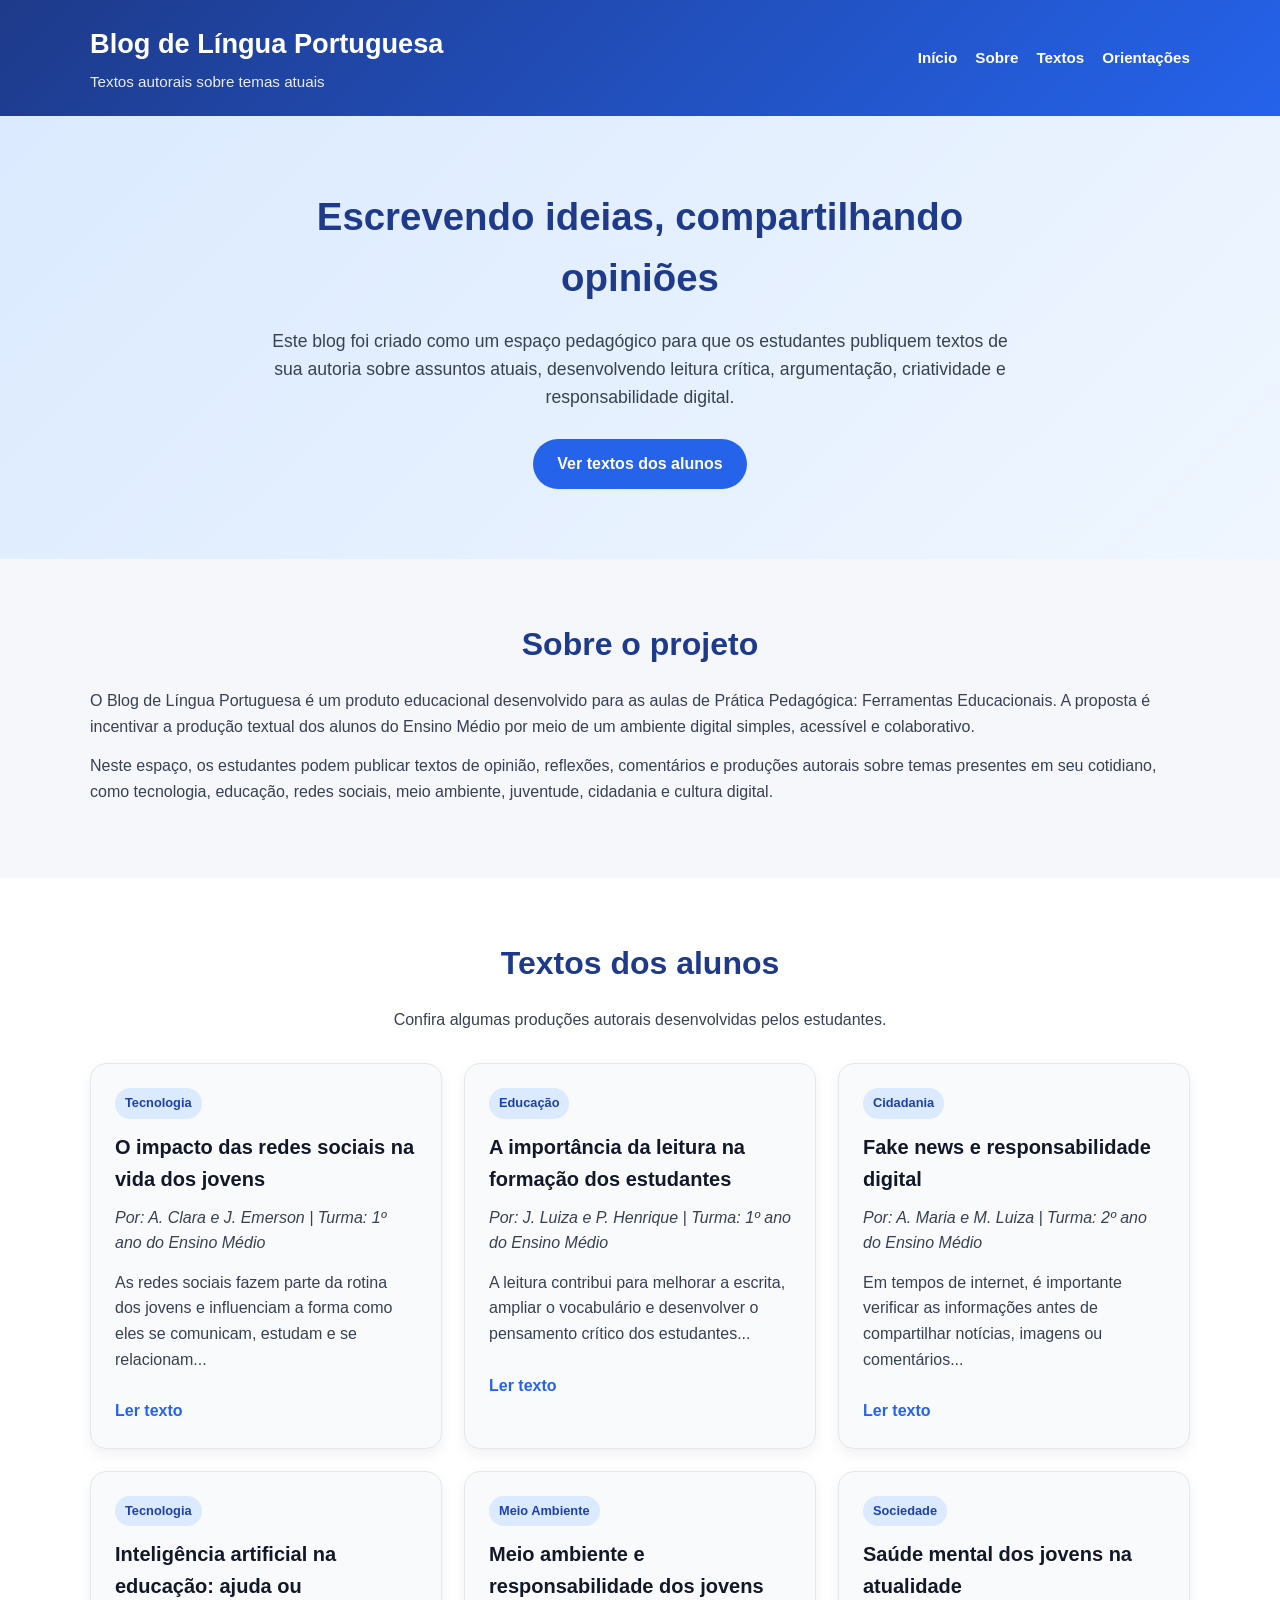
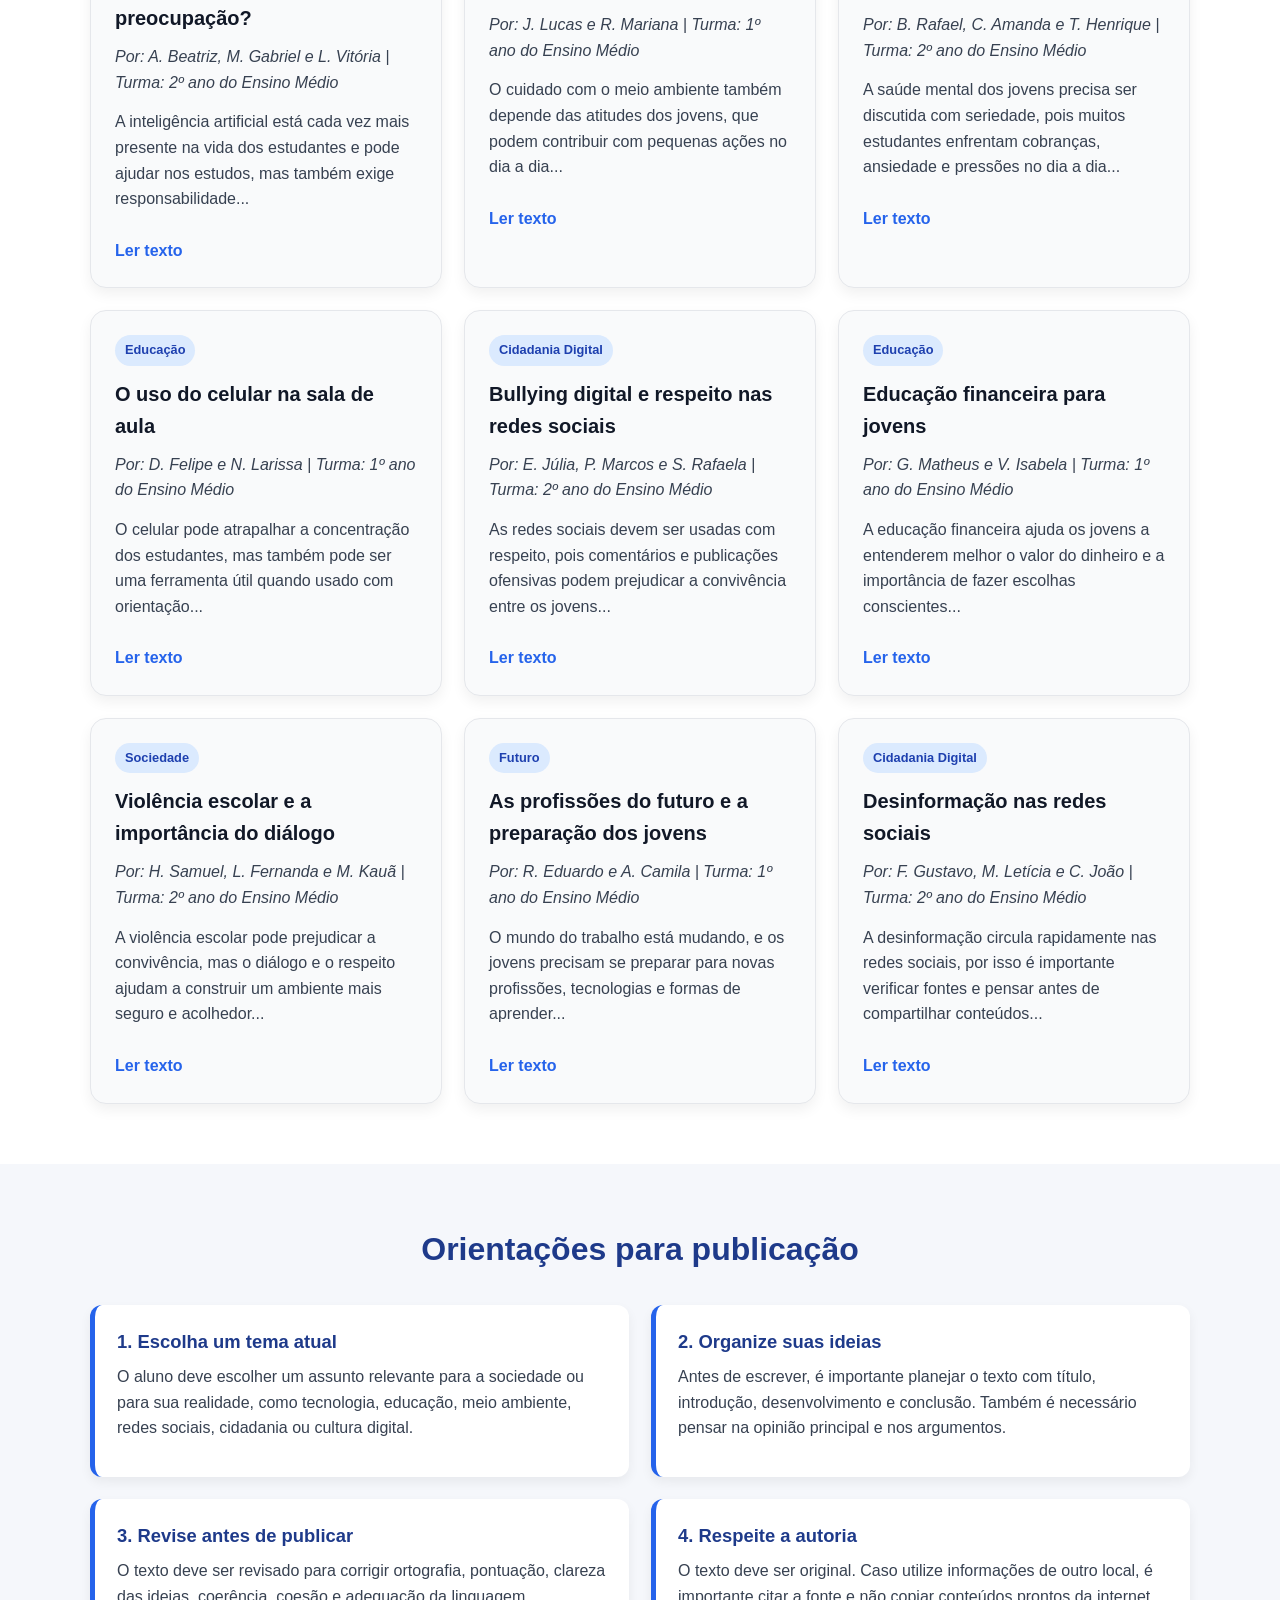
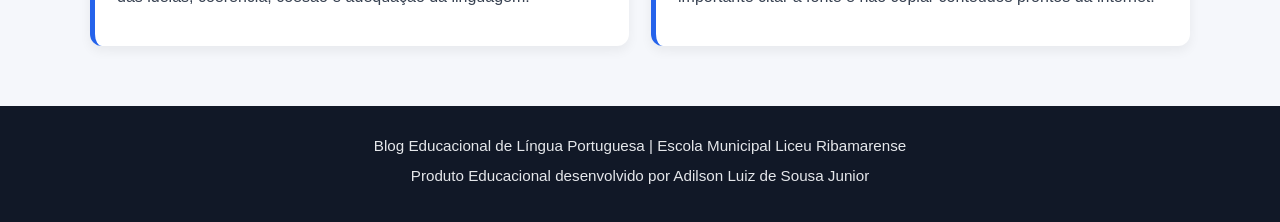
<file: index.html>
<!DOCTYPE html>
<html lang="pt-BR">
<head>
  <meta charset="UTF-8" />
  <meta name="viewport" content="width=device-width, initial-scale=1.0" />

  <title>Blog de Língua Portuguesa</title>

  <link rel="stylesheet" href="style.css" />

  <meta
    name="description"
    content="Blog pedagógico de Língua Portuguesa com textos autorais dos alunos sobre temas atuais."
  />
</head>
<body>

  <header class="topo">
    <div class="container topo-conteudo">
      <div class="logo-area">
        <h1>Blog de Língua Portuguesa</h1>
        <p>Textos autorais sobre temas atuais</p>
      </div>

      <nav class="menu">
        <a href="#inicio">Início</a>
        <a href="#sobre">Sobre</a>
        <a href="#textos">Textos</a>
        <a href="#orientacoes">Orientações</a>
      </nav>
    </div>
  </header>

  <main>

    <section id="inicio" class="hero">
      <div class="container hero-conteudo">
        <div class="hero-texto">
          <h2>Escrevendo ideias, compartilhando opiniões</h2>

          <p>
            Este blog foi criado como um espaço pedagógico para que os estudantes
            publiquem textos de sua autoria sobre assuntos atuais, desenvolvendo
            leitura crítica, argumentação, criatividade e responsabilidade digital.
          </p>

          <a href="#textos" class="botao">Ver textos dos alunos</a>
        </div>
      </div>
    </section>

    <section id="sobre" class="secao">
      <div class="container">
        <h2>Sobre o projeto</h2>

        <p>
          O Blog de Língua Portuguesa é um produto educacional desenvolvido para
          as aulas de Prática Pedagógica: Ferramentas Educacionais. A proposta é
          incentivar a produção textual dos alunos do Ensino Médio por meio de um
          ambiente digital simples, acessível e colaborativo.
        </p>

        <p>
          Neste espaço, os estudantes podem publicar textos de opinião,
          reflexões, comentários e produções autorais sobre temas presentes em
          seu cotidiano, como tecnologia, educação, redes sociais, meio ambiente,
          juventude, cidadania e cultura digital.
        </p>
      </div>
    </section>

    <section id="textos" class="secao fundo-claro">
      <div class="container">
        <h2>Textos dos alunos</h2>

        <p class="subtitulo">
          Confira algumas produções autorais desenvolvidas pelos estudantes.
        </p>

        <div class="grade-posts">

          <article class="post">
            <span class="categoria">Tecnologia</span>

            <h3>O impacto das redes sociais na vida dos jovens</h3>

            <p class="autor">Por: A. Clara e J. Emerson | Turma: 1º ano do Ensino Médio</p>

            <p>
              As redes sociais fazem parte da rotina dos jovens e influenciam a
              forma como eles se comunicam, estudam e se relacionam...
            </p>

            <a href="textos/redes-sociais.html" class="ler-mais">Ler texto</a>
          </article>

          <article class="post">
            <span class="categoria">Educação</span>

            <h3>A importância da leitura na formação dos estudantes</h3>

            <p class="autor">Por: J. Luiza e P. Henrique | Turma: 1º ano do Ensino Médio</p>

            <p>
              A leitura contribui para melhorar a escrita, ampliar o vocabulário
              e desenvolver o pensamento crítico dos estudantes...
            </p>

            <a href="textos/leitura.html" class="ler-mais">Ler texto</a>
          </article>

          <article class="post">
            <span class="categoria">Cidadania</span>

            <h3>Fake news e responsabilidade digital</h3>

            <p class="autor">Por: A. Maria e M. Luiza | Turma: 2º ano do Ensino Médio</p>

            <p>
              Em tempos de internet, é importante verificar as informações antes
              de compartilhar notícias, imagens ou comentários...
            </p>

            <a href="textos/fake-news.html" class="ler-mais">Ler texto</a>
          </article>

          <article class="post">
            <span class="categoria">Tecnologia</span>

            <h3>Inteligência artificial na educação: ajuda ou preocupação?</h3>

            <p class="autor">Por: A. Beatriz, M. Gabriel e L. Vitória | Turma: 2º ano do Ensino Médio</p>

            <p>
              A inteligência artificial está cada vez mais presente na vida dos estudantes
              e pode ajudar nos estudos, mas também exige responsabilidade...
            </p>

            <a href="textos/inteligencia-artificial.html" class="ler-mais">Ler texto</a>
          </article>

          <article class="post">
            <span class="categoria">Meio Ambiente</span>

            <h3>Meio ambiente e responsabilidade dos jovens</h3>

            <p class="autor">Por: J. Lucas e R. Mariana | Turma: 1º ano do Ensino Médio</p>

            <p>
              O cuidado com o meio ambiente também depende das atitudes dos jovens,
              que podem contribuir com pequenas ações no dia a dia...
            </p>

            <a href="textos/meio-ambiente.html" class="ler-mais">Ler texto</a>
          </article>

          <article class="post">
            <span class="categoria">Sociedade</span>

            <h3>Saúde mental dos jovens na atualidade</h3>

            <p class="autor">Por: B. Rafael, C. Amanda e T. Henrique | Turma: 2º ano do Ensino Médio</p>

            <p>
              A saúde mental dos jovens precisa ser discutida com seriedade, pois muitos
              estudantes enfrentam cobranças, ansiedade e pressões no dia a dia...
            </p>

            <a href="textos/saude-mental.html" class="ler-mais">Ler texto</a>
          </article>

          <article class="post">
            <span class="categoria">Educação</span>

            <h3>O uso do celular na sala de aula</h3>

            <p class="autor">Por: D. Felipe e N. Larissa | Turma: 1º ano do Ensino Médio</p>

            <p>
              O celular pode atrapalhar a concentração dos estudantes, mas também pode
              ser uma ferramenta útil quando usado com orientação...
            </p>

            <a href="textos/uso-do-celular.html" class="ler-mais">Ler texto</a>
          </article>

          <article class="post">
            <span class="categoria">Cidadania Digital</span>

            <h3>Bullying digital e respeito nas redes sociais</h3>

            <p class="autor">Por: E. Júlia, P. Marcos e S. Rafaela | Turma: 2º ano do Ensino Médio</p>

            <p>
              As redes sociais devem ser usadas com respeito, pois comentários e publicações
              ofensivas podem prejudicar a convivência entre os jovens...
            </p>

            <a href="textos/bullying-digital.html" class="ler-mais">Ler texto</a>
          </article>

          <article class="post">
            <span class="categoria">Educação</span>

            <h3>Educação financeira para jovens</h3>

            <p class="autor">Por: G. Matheus e V. Isabela | Turma: 1º ano do Ensino Médio</p>

            <p>
              A educação financeira ajuda os jovens a entenderem melhor o valor do dinheiro
              e a importância de fazer escolhas conscientes...
            </p>

            <a href="textos/educacao-financeira.html" class="ler-mais">Ler texto</a>
          </article>

          <article class="post">
            <span class="categoria">Sociedade</span>

            <h3>Violência escolar e a importância do diálogo</h3>

            <p class="autor">Por: H. Samuel, L. Fernanda e M. Kauã | Turma: 2º ano do Ensino Médio</p>

            <p>
              A violência escolar pode prejudicar a convivência, mas o diálogo e o respeito
              ajudam a construir um ambiente mais seguro e acolhedor...
            </p>

            <a href="textos/violencia-escolar.html" class="ler-mais">Ler texto</a>
          </article>

          <article class="post">
            <span class="categoria">Futuro</span>

            <h3>As profissões do futuro e a preparação dos jovens</h3>

            <p class="autor">Por: R. Eduardo e A. Camila | Turma: 1º ano do Ensino Médio</p>

            <p>
              O mundo do trabalho está mudando, e os jovens precisam se preparar para
              novas profissões, tecnologias e formas de aprender...
            </p>

            <a href="textos/profissoes-futuro.html" class="ler-mais">Ler texto</a>
          </article>

          <article class="post">
            <span class="categoria">Cidadania Digital</span>

            <h3>Desinformação nas redes sociais</h3>

            <p class="autor">Por: F. Gustavo, M. Letícia e C. João | Turma: 2º ano do Ensino Médio</p>

            <p>
              A desinformação circula rapidamente nas redes sociais, por isso é importante
              verificar fontes e pensar antes de compartilhar conteúdos...
            </p>

            <a href="textos/desinformacao-redes.html" class="ler-mais">Ler texto</a>
          </article>

        </div>
      </div>
    </section>

    <section id="orientacoes" class="secao">
      <div class="container">
        <h2>Orientações para publicação</h2>

        <div class="orientacoes-lista">

          <div class="orientacao">
            <h3>1. Escolha um tema atual</h3>

            <p>
              O aluno deve escolher um assunto relevante para a sociedade ou para
              sua realidade, como tecnologia, educação, meio ambiente, redes sociais,
              cidadania ou cultura digital.
            </p>
          </div>

          <div class="orientacao">
            <h3>2. Organize suas ideias</h3>

            <p>
              Antes de escrever, é importante planejar o texto com título,
              introdução, desenvolvimento e conclusão. Também é necessário pensar
              na opinião principal e nos argumentos.
            </p>
          </div>

          <div class="orientacao">
            <h3>3. Revise antes de publicar</h3>

            <p>
              O texto deve ser revisado para corrigir ortografia, pontuação,
              clareza das ideias, coerência, coesão e adequação da linguagem.
            </p>
          </div>

          <div class="orientacao">
            <h3>4. Respeite a autoria</h3>

            <p>
              O texto deve ser original. Caso utilize informações de outro local,
              é importante citar a fonte e não copiar conteúdos prontos da internet.
            </p>
          </div>

        </div>
      </div>
    </section>

  </main>

  <footer class="rodape">
    <div class="container">
      <p>
        Blog Educacional de Língua Portuguesa | Escola Municipal Liceu Ribamarense
      </p>

      <p>
        Produto Educacional desenvolvido por Adilson Luiz de Sousa Junior
      </p>
    </div>
  </footer>

</body>
</html>
</file>
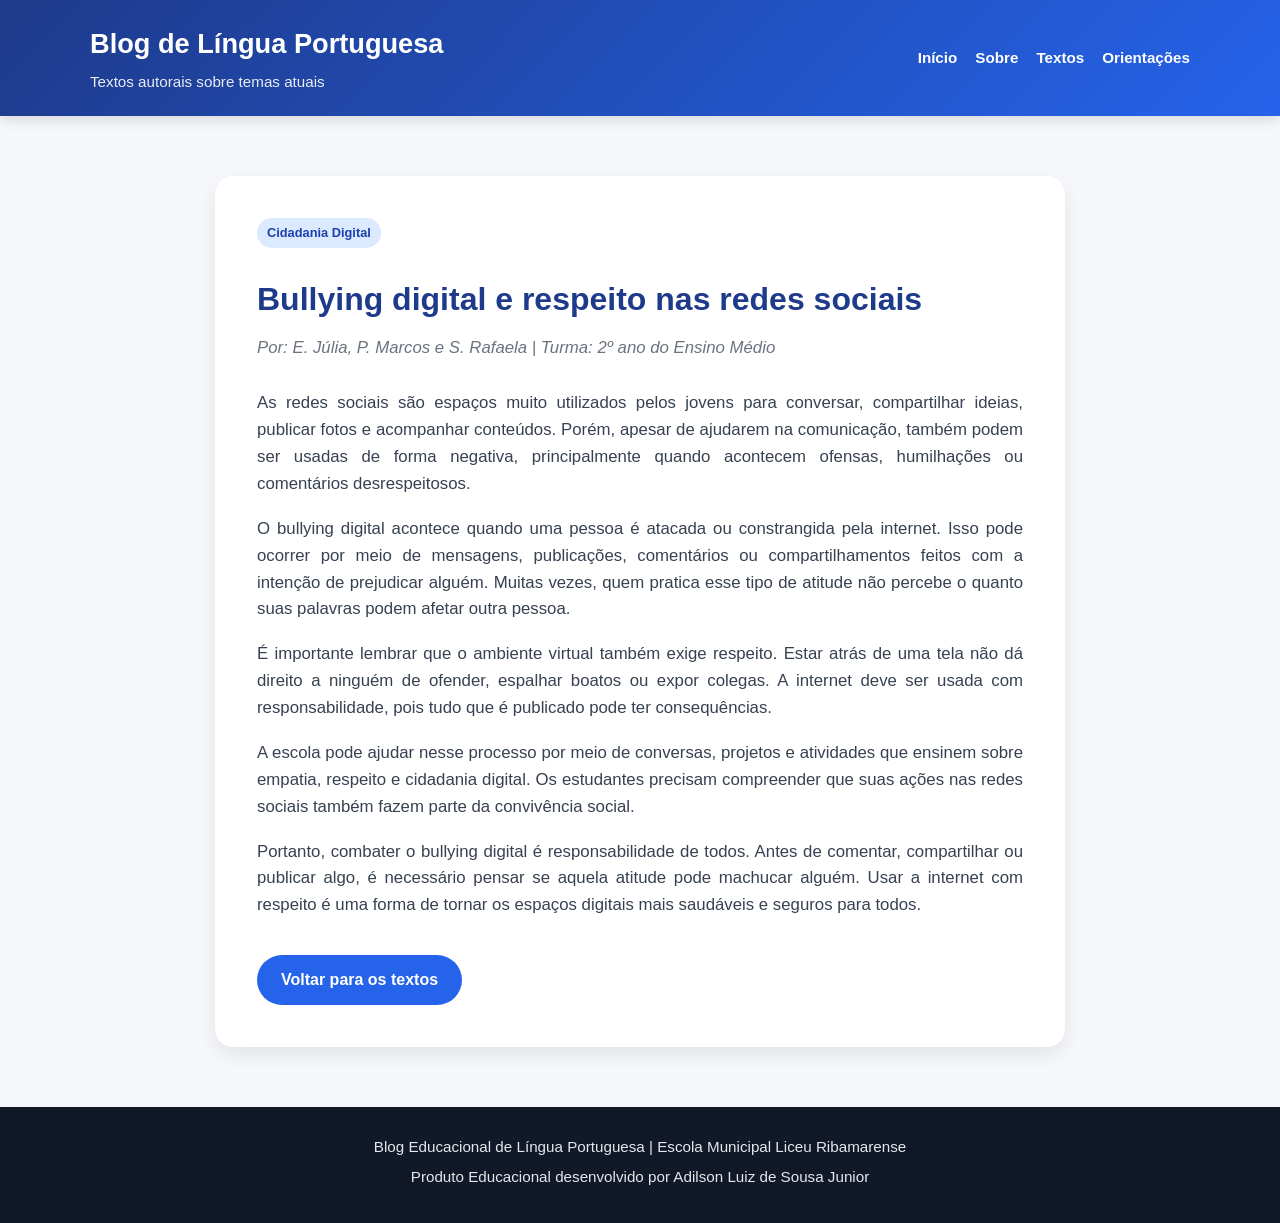
<file: textos/bullying-digital.html>
<!DOCTYPE html>
<html lang="pt-BR">
<head>
  <meta charset="UTF-8" />
  <meta name="viewport" content="width=device-width, initial-scale=1.0" />

  <title>Bullying digital e respeito nas redes sociais</title>

  <link rel="stylesheet" href="../style.css" />
</head>
<body>

  <header class="topo">
    <div class="container topo-conteudo">
      <div class="logo-area">
        <h1>Blog de Língua Portuguesa</h1>
        <p>Textos autorais sobre temas atuais</p>
      </div>

      <nav class="menu">
        <a href="../index.html">Início</a>
        <a href="../index.html#sobre">Sobre</a>
        <a href="../index.html#textos">Textos</a>
        <a href="../index.html#orientacoes">Orientações</a>
      </nav>
    </div>
  </header>

  <main>
    <section class="secao">
      <div class="container artigo-completo">

        <span class="categoria">Cidadania Digital</span>

        <h2>Bullying digital e respeito nas redes sociais</h2>

        <p class="autor">
          Por: E. Júlia, P. Marcos e S. Rafaela | Turma: 2º ano do Ensino Médio
        </p>

        <p>
          As redes sociais são espaços muito utilizados pelos jovens para conversar,
          compartilhar ideias, publicar fotos e acompanhar conteúdos. Porém, apesar
          de ajudarem na comunicação, também podem ser usadas de forma negativa,
          principalmente quando acontecem ofensas, humilhações ou comentários
          desrespeitosos.
        </p>

        <p>
          O bullying digital acontece quando uma pessoa é atacada ou constrangida
          pela internet. Isso pode ocorrer por meio de mensagens, publicações,
          comentários ou compartilhamentos feitos com a intenção de prejudicar alguém.
          Muitas vezes, quem pratica esse tipo de atitude não percebe o quanto suas
          palavras podem afetar outra pessoa.
        </p>

        <p>
          É importante lembrar que o ambiente virtual também exige respeito. Estar
          atrás de uma tela não dá direito a ninguém de ofender, espalhar boatos ou
          expor colegas. A internet deve ser usada com responsabilidade, pois tudo que
          é publicado pode ter consequências.
        </p>

        <p>
          A escola pode ajudar nesse processo por meio de conversas, projetos e
          atividades que ensinem sobre empatia, respeito e cidadania digital. Os
          estudantes precisam compreender que suas ações nas redes sociais também
          fazem parte da convivência social.
        </p>

        <p>
          Portanto, combater o bullying digital é responsabilidade de todos. Antes de
          comentar, compartilhar ou publicar algo, é necessário pensar se aquela atitude
          pode machucar alguém. Usar a internet com respeito é uma forma de tornar os
          espaços digitais mais saudáveis e seguros para todos.
        </p>

        <a href="../index.html#textos" class="botao voltar">Voltar para os textos</a>

      </div>
    </section>
  </main>

  <footer class="rodape">
    <div class="container">
      <p>Blog Educacional de Língua Portuguesa | Escola Municipal Liceu Ribamarense</p>
      <p>Produto Educacional desenvolvido por Adilson Luiz de Sousa Junior</p>
    </div>
  </footer>

</body>
</html>
</file>
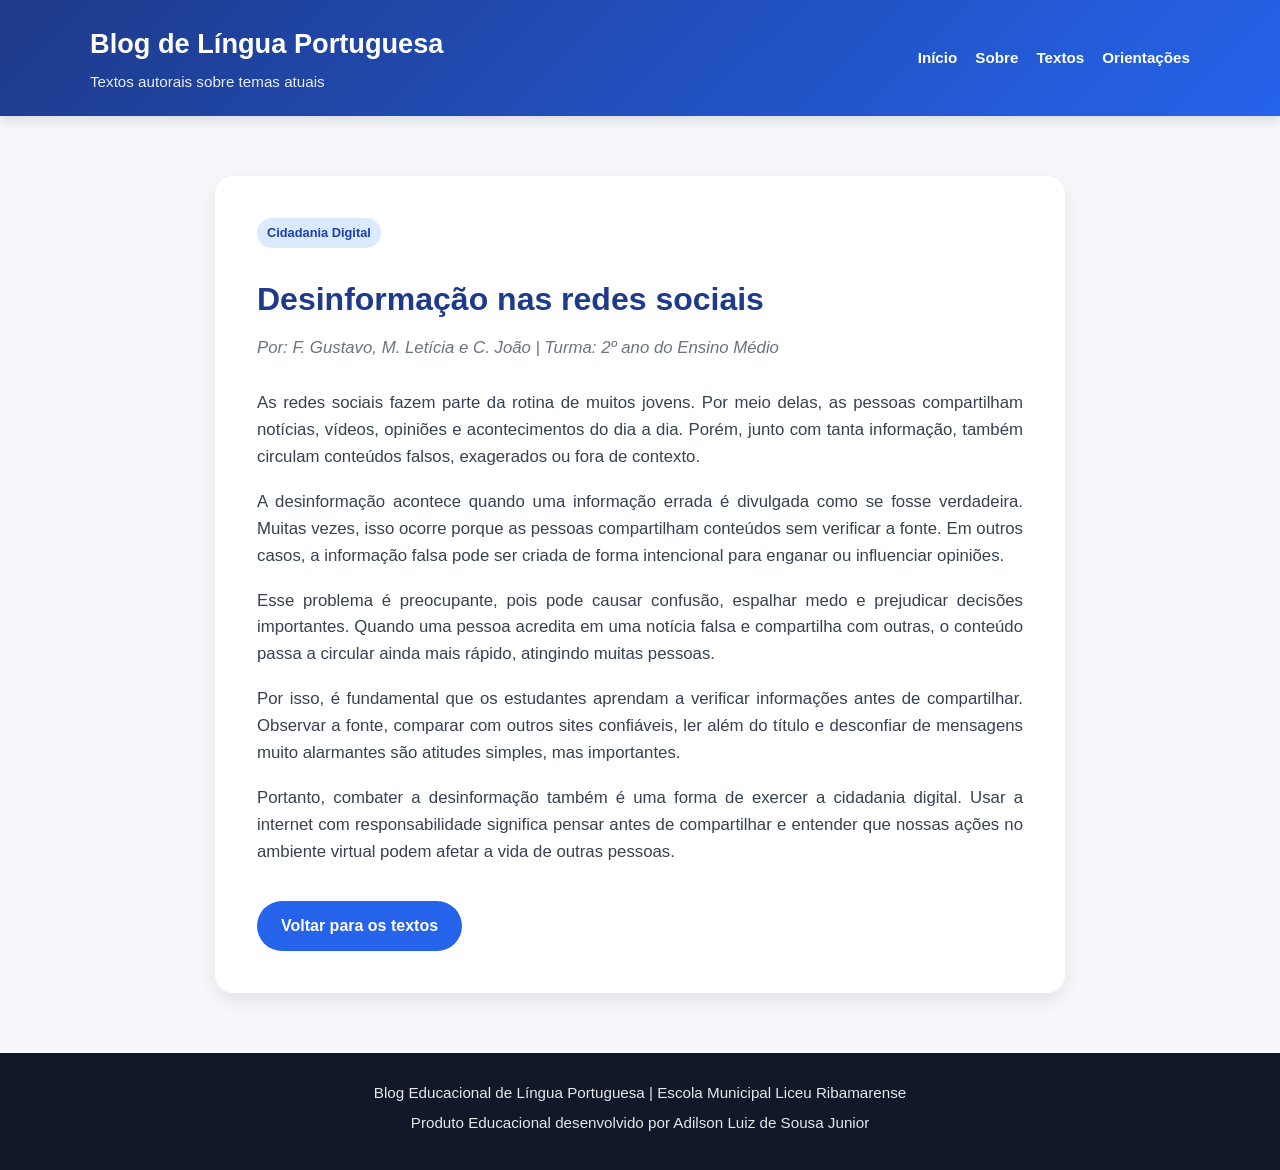
<file: textos/desinformacao-redes.html>
<!DOCTYPE html>
<html lang="pt-BR">
<head>
  <meta charset="UTF-8" />
  <meta name="viewport" content="width=device-width, initial-scale=1.0" />

  <title>Desinformação nas redes sociais</title>

  <link rel="stylesheet" href="../style.css" />
</head>
<body>

  <header class="topo">
    <div class="container topo-conteudo">
      <div class="logo-area">
        <h1>Blog de Língua Portuguesa</h1>
        <p>Textos autorais sobre temas atuais</p>
      </div>

      <nav class="menu">
        <a href="../index.html">Início</a>
        <a href="../index.html#sobre">Sobre</a>
        <a href="../index.html#textos">Textos</a>
        <a href="../index.html#orientacoes">Orientações</a>
      </nav>
    </div>
  </header>

  <main>
    <section class="secao">
      <div class="container artigo-completo">

        <span class="categoria">Cidadania Digital</span>

        <h2>Desinformação nas redes sociais</h2>

        <p class="autor">
          Por: F. Gustavo, M. Letícia e C. João | Turma: 2º ano do Ensino Médio
        </p>

        <p>
          As redes sociais fazem parte da rotina de muitos jovens. Por meio delas,
          as pessoas compartilham notícias, vídeos, opiniões e acontecimentos do
          dia a dia. Porém, junto com tanta informação, também circulam conteúdos
          falsos, exagerados ou fora de contexto.
        </p>

        <p>
          A desinformação acontece quando uma informação errada é divulgada como
          se fosse verdadeira. Muitas vezes, isso ocorre porque as pessoas compartilham
          conteúdos sem verificar a fonte. Em outros casos, a informação falsa pode ser
          criada de forma intencional para enganar ou influenciar opiniões.
        </p>

        <p>
          Esse problema é preocupante, pois pode causar confusão, espalhar medo e
          prejudicar decisões importantes. Quando uma pessoa acredita em uma notícia
          falsa e compartilha com outras, o conteúdo passa a circular ainda mais rápido,
          atingindo muitas pessoas.
        </p>

        <p>
          Por isso, é fundamental que os estudantes aprendam a verificar informações
          antes de compartilhar. Observar a fonte, comparar com outros sites confiáveis,
          ler além do título e desconfiar de mensagens muito alarmantes são atitudes
          simples, mas importantes.
        </p>

        <p>
          Portanto, combater a desinformação também é uma forma de exercer a
          cidadania digital. Usar a internet com responsabilidade significa pensar antes
          de compartilhar e entender que nossas ações no ambiente virtual podem afetar
          a vida de outras pessoas.
        </p>

        <a href="../index.html#textos" class="botao voltar">Voltar para os textos</a>

      </div>
    </section>
  </main>

  <footer class="rodape">
    <div class="container">
      <p>Blog Educacional de Língua Portuguesa | Escola Municipal Liceu Ribamarense</p>
      <p>Produto Educacional desenvolvido por Adilson Luiz de Sousa Junior</p>
    </div>
  </footer>

</body>
</html>
</file>
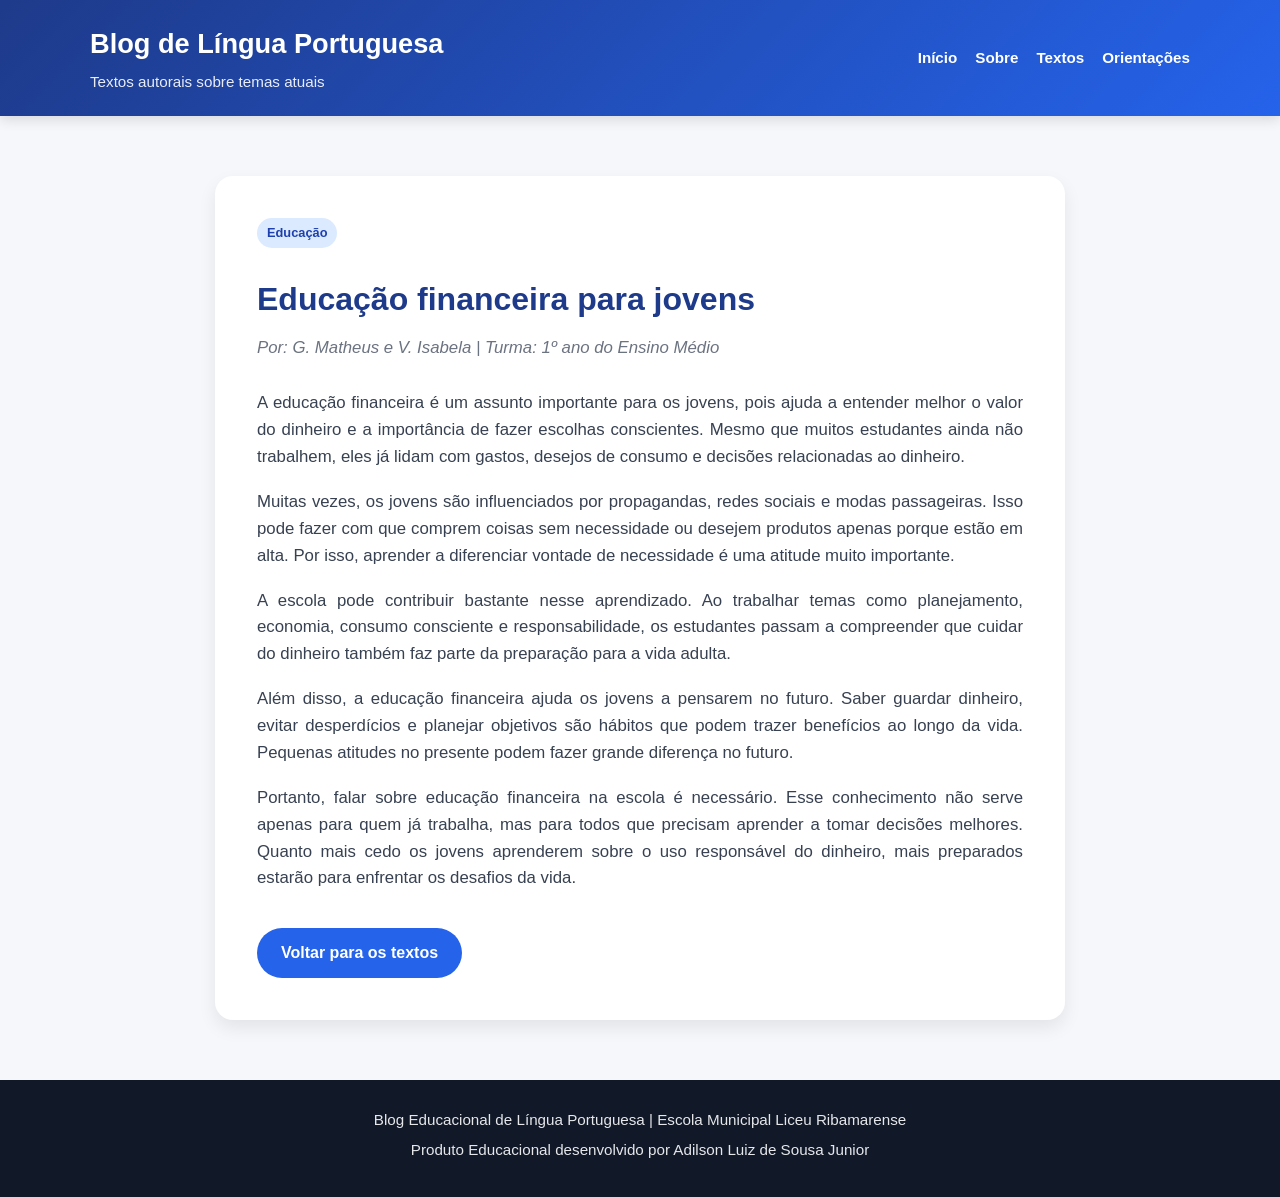
<file: textos/educacao-financeira.html>
<!DOCTYPE html>
<html lang="pt-BR">
<head>
  <meta charset="UTF-8" />
  <meta name="viewport" content="width=device-width, initial-scale=1.0" />

  <title>Educação financeira para jovens</title>

  <link rel="stylesheet" href="../style.css" />
</head>
<body>

  <header class="topo">
    <div class="container topo-conteudo">
      <div class="logo-area">
        <h1>Blog de Língua Portuguesa</h1>
        <p>Textos autorais sobre temas atuais</p>
      </div>

      <nav class="menu">
        <a href="../index.html">Início</a>
        <a href="../index.html#sobre">Sobre</a>
        <a href="../index.html#textos">Textos</a>
        <a href="../index.html#orientacoes">Orientações</a>
      </nav>
    </div>
  </header>

  <main>
    <section class="secao">
      <div class="container artigo-completo">

        <span class="categoria">Educação</span>

        <h2>Educação financeira para jovens</h2>

        <p class="autor">
          Por: G. Matheus e V. Isabela | Turma: 1º ano do Ensino Médio
        </p>

        <p>
          A educação financeira é um assunto importante para os jovens, pois ajuda
          a entender melhor o valor do dinheiro e a importância de fazer escolhas
          conscientes. Mesmo que muitos estudantes ainda não trabalhem, eles já
          lidam com gastos, desejos de consumo e decisões relacionadas ao dinheiro.
        </p>

        <p>
          Muitas vezes, os jovens são influenciados por propagandas, redes sociais
          e modas passageiras. Isso pode fazer com que comprem coisas sem necessidade
          ou desejem produtos apenas porque estão em alta. Por isso, aprender a
          diferenciar vontade de necessidade é uma atitude muito importante.
        </p>

        <p>
          A escola pode contribuir bastante nesse aprendizado. Ao trabalhar temas
          como planejamento, economia, consumo consciente e responsabilidade, os
          estudantes passam a compreender que cuidar do dinheiro também faz parte
          da preparação para a vida adulta.
        </p>

        <p>
          Além disso, a educação financeira ajuda os jovens a pensarem no futuro.
          Saber guardar dinheiro, evitar desperdícios e planejar objetivos são hábitos
          que podem trazer benefícios ao longo da vida. Pequenas atitudes no presente
          podem fazer grande diferença no futuro.
        </p>

        <p>
          Portanto, falar sobre educação financeira na escola é necessário. Esse
          conhecimento não serve apenas para quem já trabalha, mas para todos que
          precisam aprender a tomar decisões melhores. Quanto mais cedo os jovens
          aprenderem sobre o uso responsável do dinheiro, mais preparados estarão
          para enfrentar os desafios da vida.
        </p>

        <a href="../index.html#textos" class="botao voltar">Voltar para os textos</a>

      </div>
    </section>
  </main>

  <footer class="rodape">
    <div class="container">
      <p>Blog Educacional de Língua Portuguesa | Escola Municipal Liceu Ribamarense</p>
      <p>Produto Educacional desenvolvido por Adilson Luiz de Sousa Junior</p>
    </div>
  </footer>

</body>
</html>
</file>
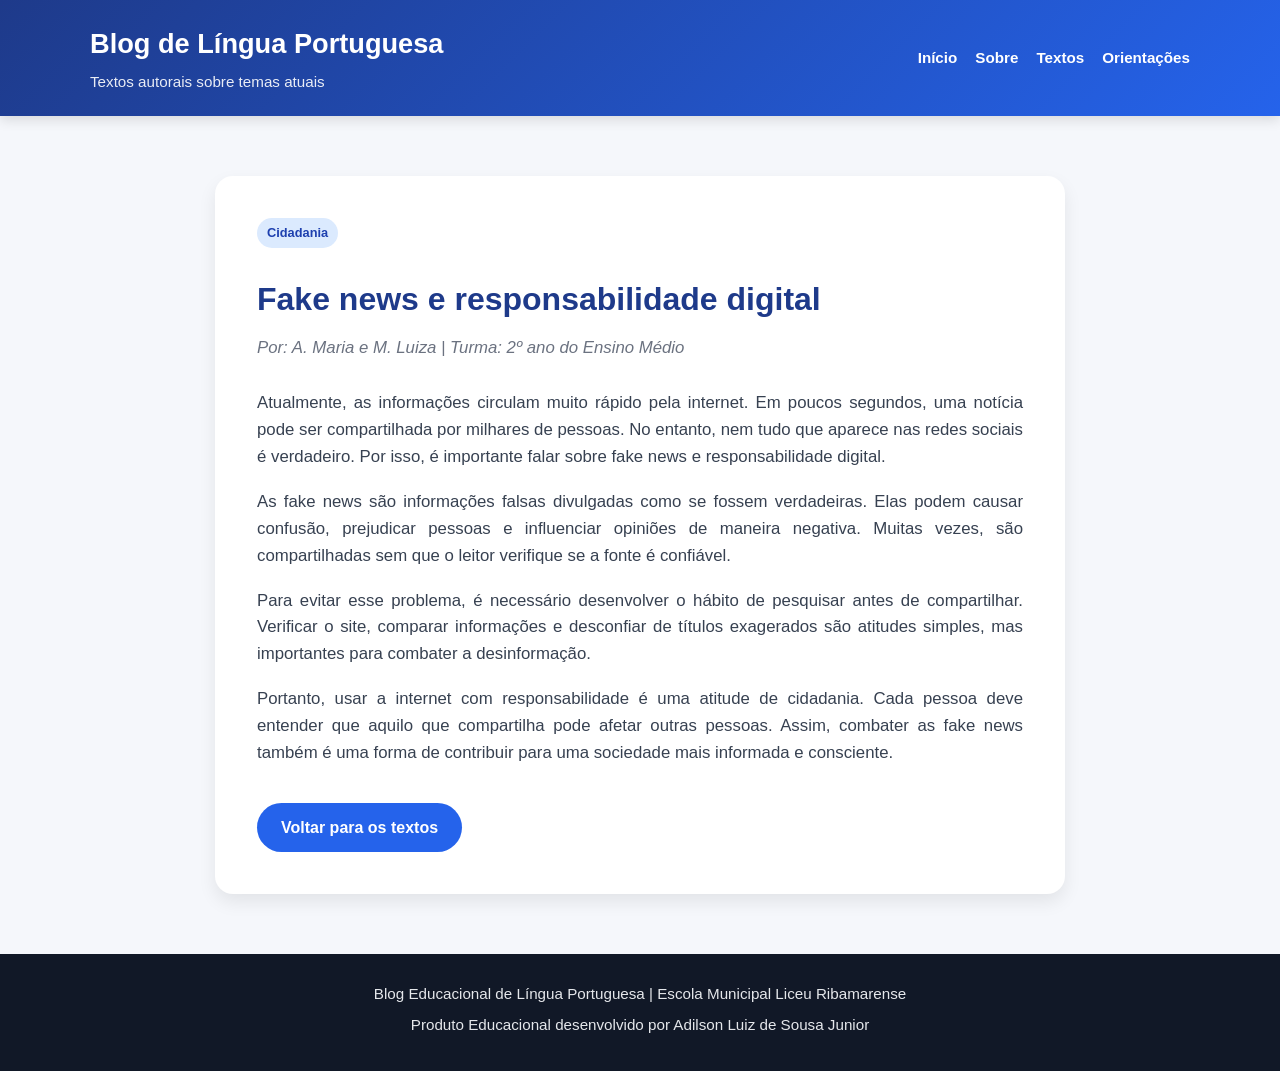
<file: textos/fake-news.html>
<!DOCTYPE html>
<html lang="pt-BR">
<head>
  <meta charset="UTF-8" />
  <meta name="viewport" content="width=device-width, initial-scale=1.0" />

  <title>Fake news e responsabilidade digital</title>

  <link rel="stylesheet" href="../style.css" />
</head>
<body>

  <header class="topo">
    <div class="container topo-conteudo">
      <div class="logo-area">
        <h1>Blog de Língua Portuguesa</h1>
        <p>Textos autorais sobre temas atuais</p>
      </div>

      <nav class="menu">
        <a href="../index.html">Início</a>
        <a href="../index.html#sobre">Sobre</a>
        <a href="../index.html#textos">Textos</a>
        <a href="../index.html#orientacoes">Orientações</a>
      </nav>
    </div>
  </header>

  <main>
    <section class="secao">
      <div class="container artigo-completo">

        <span class="categoria">Cidadania</span>

        <h2>Fake news e responsabilidade digital</h2>

        <p class="autor">Por: A. Maria e M. Luiza | Turma: 2º ano do Ensino Médio</p>

        <p>
          Atualmente, as informações circulam muito rápido pela internet. Em poucos
          segundos, uma notícia pode ser compartilhada por milhares de pessoas. No
          entanto, nem tudo que aparece nas redes sociais é verdadeiro. Por isso,
          é importante falar sobre fake news e responsabilidade digital.
        </p>

        <p>
          As fake news são informações falsas divulgadas como se fossem verdadeiras.
          Elas podem causar confusão, prejudicar pessoas e influenciar opiniões de
          maneira negativa. Muitas vezes, são compartilhadas sem que o leitor verifique
          se a fonte é confiável.
        </p>

        <p>
          Para evitar esse problema, é necessário desenvolver o hábito de pesquisar
          antes de compartilhar. Verificar o site, comparar informações e desconfiar
          de títulos exagerados são atitudes simples, mas importantes para combater
          a desinformação.
        </p>

        <p>
          Portanto, usar a internet com responsabilidade é uma atitude de cidadania.
          Cada pessoa deve entender que aquilo que compartilha pode afetar outras
          pessoas. Assim, combater as fake news também é uma forma de contribuir
          para uma sociedade mais informada e consciente.
        </p>

        <a href="../index.html#textos" class="botao voltar">Voltar para os textos</a>

      </div>
    </section>
  </main>

  <footer class="rodape">
    <div class="container">
      <p>Blog Educacional de Língua Portuguesa | Escola Municipal Liceu Ribamarense</p>
      <p>Produto Educacional desenvolvido por Adilson Luiz de Sousa Junior</p>
    </div>
  </footer>

</body>
</html>
</file>
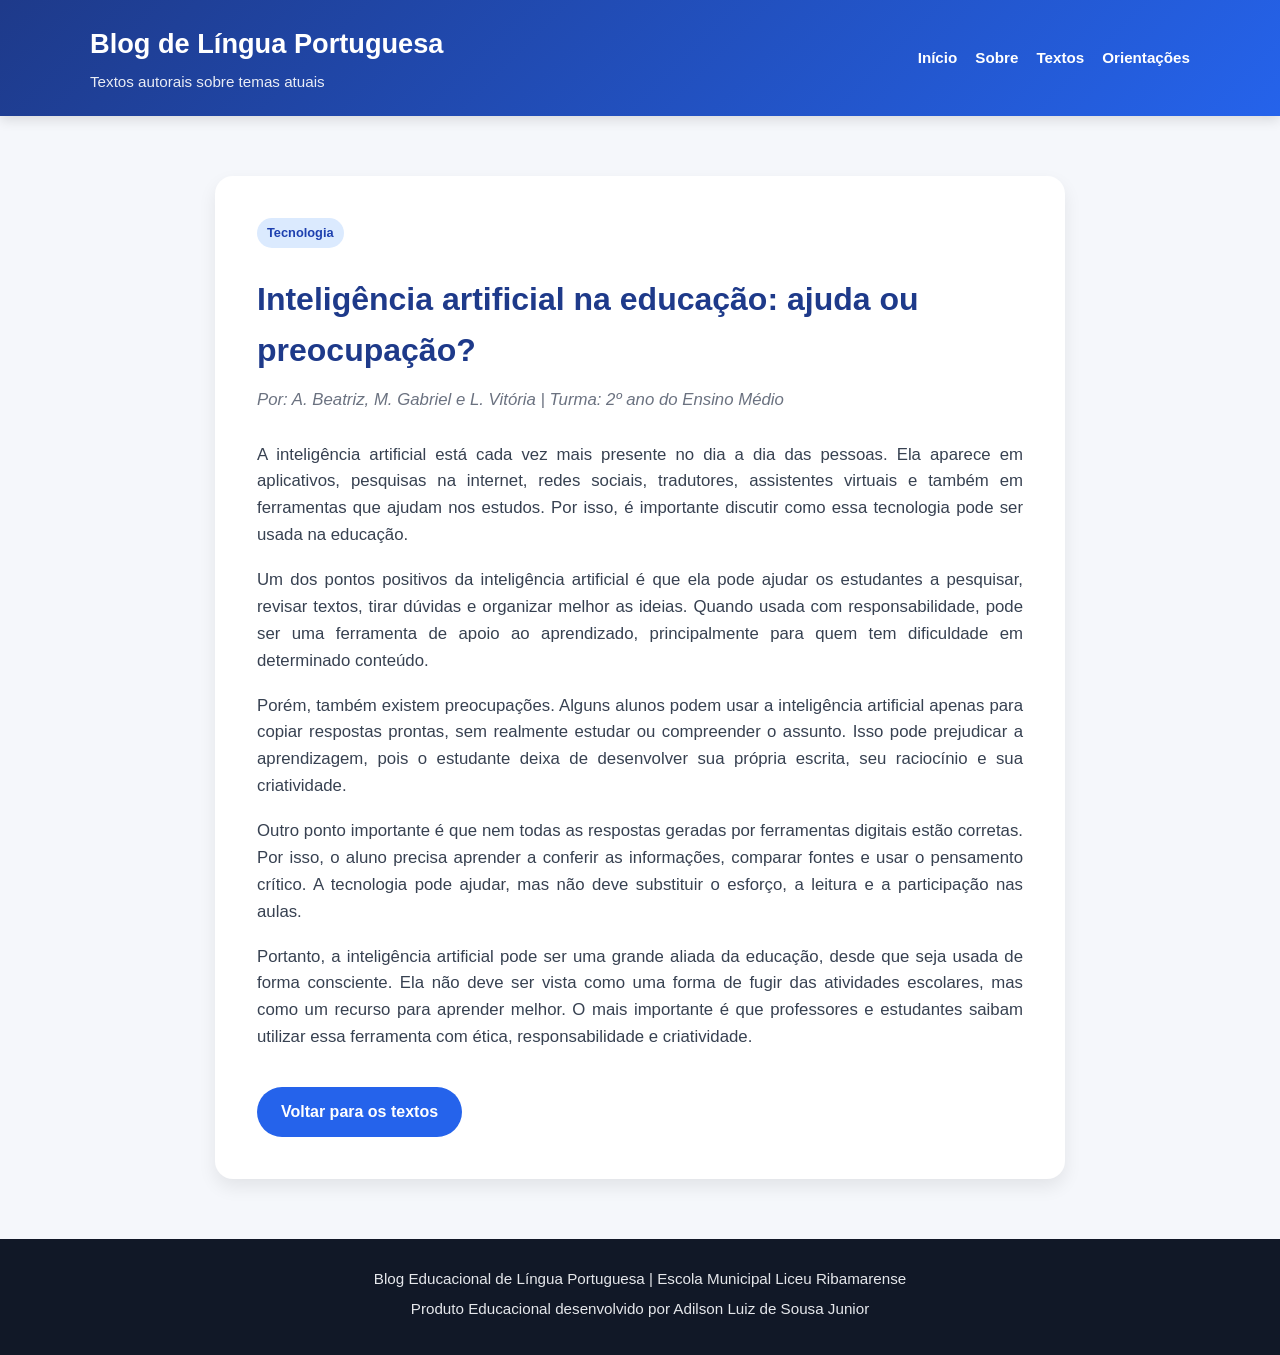
<file: textos/inteligencia-artificial.html>
<!DOCTYPE html>
<html lang="pt-BR">
<head>
  <meta charset="UTF-8" />
  <meta name="viewport" content="width=device-width, initial-scale=1.0" />

  <title>Inteligência artificial na educação: ajuda ou preocupação?</title>

  <link rel="stylesheet" href="../style.css" />
</head>
<body>

  <header class="topo">
    <div class="container topo-conteudo">
      <div class="logo-area">
        <h1>Blog de Língua Portuguesa</h1>
        <p>Textos autorais sobre temas atuais</p>
      </div>

      <nav class="menu">
        <a href="../index.html">Início</a>
        <a href="../index.html#sobre">Sobre</a>
        <a href="../index.html#textos">Textos</a>
        <a href="../index.html#orientacoes">Orientações</a>
      </nav>
    </div>
  </header>

  <main>
    <section class="secao">
      <div class="container artigo-completo">

        <span class="categoria">Tecnologia</span>

        <h2>Inteligência artificial na educação: ajuda ou preocupação?</h2>

        <p class="autor">
          Por: A. Beatriz, M. Gabriel e L. Vitória | Turma: 2º ano do Ensino Médio
        </p>

        <p>
          A inteligência artificial está cada vez mais presente no dia a dia das pessoas.
          Ela aparece em aplicativos, pesquisas na internet, redes sociais, tradutores,
          assistentes virtuais e também em ferramentas que ajudam nos estudos. Por isso,
          é importante discutir como essa tecnologia pode ser usada na educação.
        </p>

        <p>
          Um dos pontos positivos da inteligência artificial é que ela pode ajudar os
          estudantes a pesquisar, revisar textos, tirar dúvidas e organizar melhor as
          ideias. Quando usada com responsabilidade, pode ser uma ferramenta de apoio
          ao aprendizado, principalmente para quem tem dificuldade em determinado
          conteúdo.
        </p>

        <p>
          Porém, também existem preocupações. Alguns alunos podem usar a inteligência
          artificial apenas para copiar respostas prontas, sem realmente estudar ou
          compreender o assunto. Isso pode prejudicar a aprendizagem, pois o estudante
          deixa de desenvolver sua própria escrita, seu raciocínio e sua criatividade.
        </p>

        <p>
          Outro ponto importante é que nem todas as respostas geradas por ferramentas
          digitais estão corretas. Por isso, o aluno precisa aprender a conferir as
          informações, comparar fontes e usar o pensamento crítico. A tecnologia pode
          ajudar, mas não deve substituir o esforço, a leitura e a participação nas aulas.
        </p>

        <p>
          Portanto, a inteligência artificial pode ser uma grande aliada da educação,
          desde que seja usada de forma consciente. Ela não deve ser vista como uma
          forma de fugir das atividades escolares, mas como um recurso para aprender
          melhor. O mais importante é que professores e estudantes saibam utilizar essa
          ferramenta com ética, responsabilidade e criatividade.
        </p>

        <a href="../index.html#textos" class="botao voltar">Voltar para os textos</a>

      </div>
    </section>
  </main>

  <footer class="rodape">
    <div class="container">
      <p>Blog Educacional de Língua Portuguesa | Escola Municipal Liceu Ribamarense</p>
      <p>Produto Educacional desenvolvido por Adilson Luiz de Sousa Junior</p>
    </div>
  </footer>

</body>
</html>
</file>
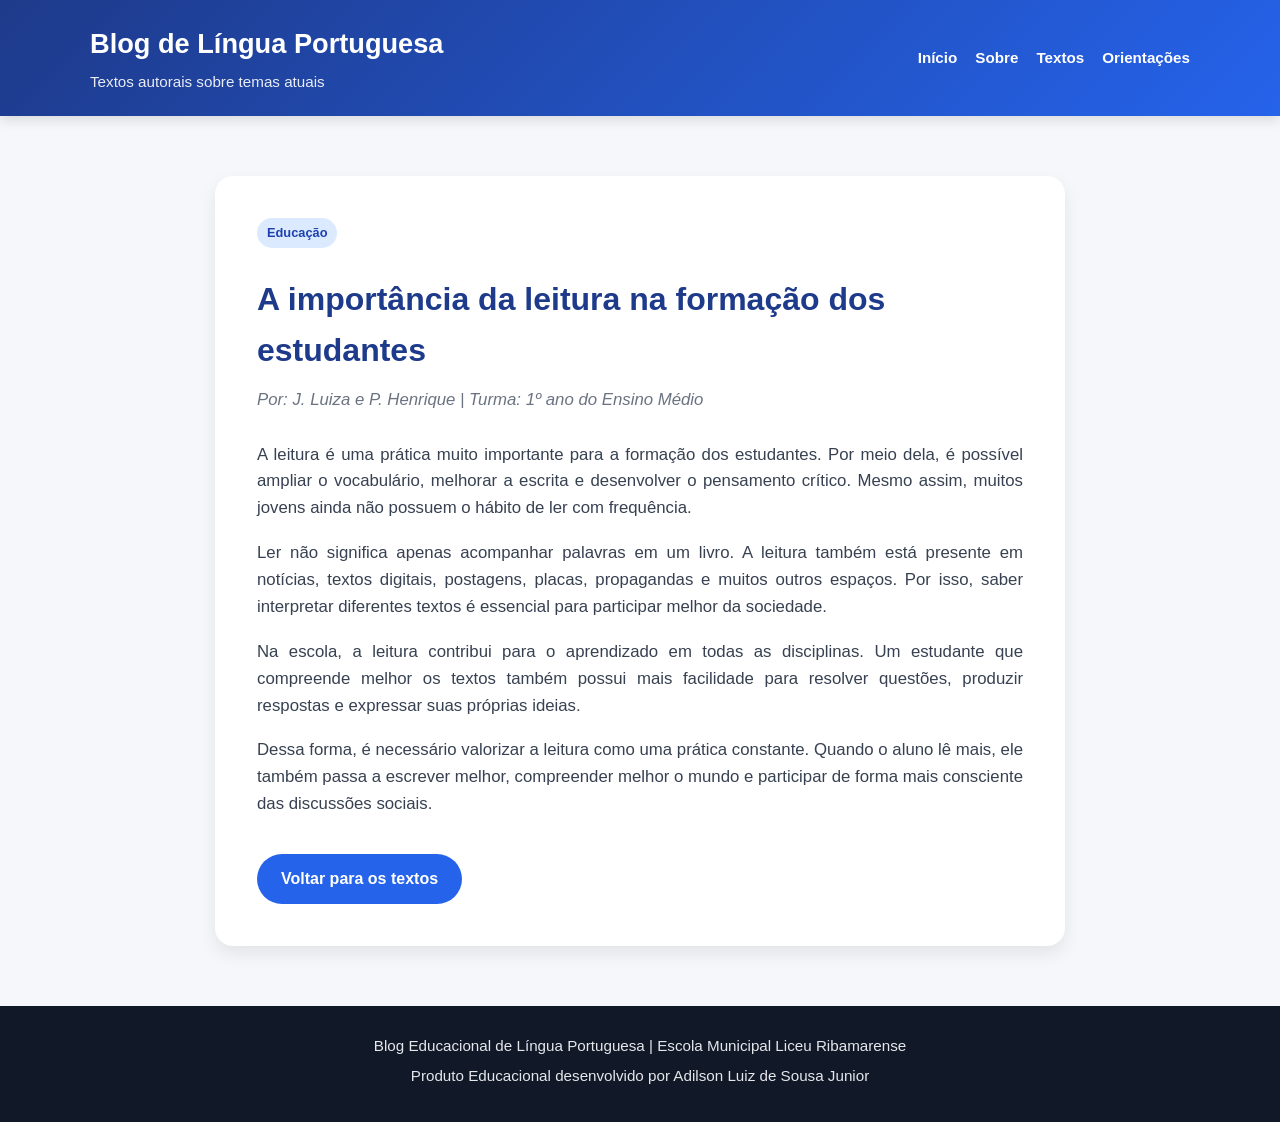
<file: textos/leitura.html>
<!DOCTYPE html>
<html lang="pt-BR">
<head>
  <meta charset="UTF-8" />
  <meta name="viewport" content="width=device-width, initial-scale=1.0" />

  <title>A importância da leitura na formação dos estudantes</title>

  <link rel="stylesheet" href="../style.css" />
</head>
<body>

  <header class="topo">
    <div class="container topo-conteudo">
      <div class="logo-area">
        <h1>Blog de Língua Portuguesa</h1>
        <p>Textos autorais sobre temas atuais</p>
      </div>

      <nav class="menu">
        <a href="../index.html">Início</a>
        <a href="../index.html#sobre">Sobre</a>
        <a href="../index.html#textos">Textos</a>
        <a href="../index.html#orientacoes">Orientações</a>
      </nav>
    </div>
  </header>

  <main>
    <section class="secao">
      <div class="container artigo-completo">

        <span class="categoria">Educação</span>

        <h2>A importância da leitura na formação dos estudantes</h2>

        <p class="autor">Por: J. Luiza e P. Henrique | Turma: 1º ano do Ensino Médio</p>

        <p>
          A leitura é uma prática muito importante para a formação dos estudantes.
          Por meio dela, é possível ampliar o vocabulário, melhorar a escrita e
          desenvolver o pensamento crítico. Mesmo assim, muitos jovens ainda não
          possuem o hábito de ler com frequência.
        </p>

        <p>
          Ler não significa apenas acompanhar palavras em um livro. A leitura também
          está presente em notícias, textos digitais, postagens, placas, propagandas
          e muitos outros espaços. Por isso, saber interpretar diferentes textos é
          essencial para participar melhor da sociedade.
        </p>

        <p>
          Na escola, a leitura contribui para o aprendizado em todas as disciplinas.
          Um estudante que compreende melhor os textos também possui mais facilidade
          para resolver questões, produzir respostas e expressar suas próprias ideias.
        </p>

        <p>
          Dessa forma, é necessário valorizar a leitura como uma prática constante.
          Quando o aluno lê mais, ele também passa a escrever melhor, compreender
          melhor o mundo e participar de forma mais consciente das discussões sociais.
        </p>

        <a href="../index.html#textos" class="botao voltar">Voltar para os textos</a>

      </div>
    </section>
  </main>

  <footer class="rodape">
    <div class="container">
      <p>Blog Educacional de Língua Portuguesa | Escola Municipal Liceu Ribamarense</p>
      <p>Produto Educacional desenvolvido por Adilson Luiz de Sousa Junior</p>
    </div>
  </footer>

</body>
</html>
</file>
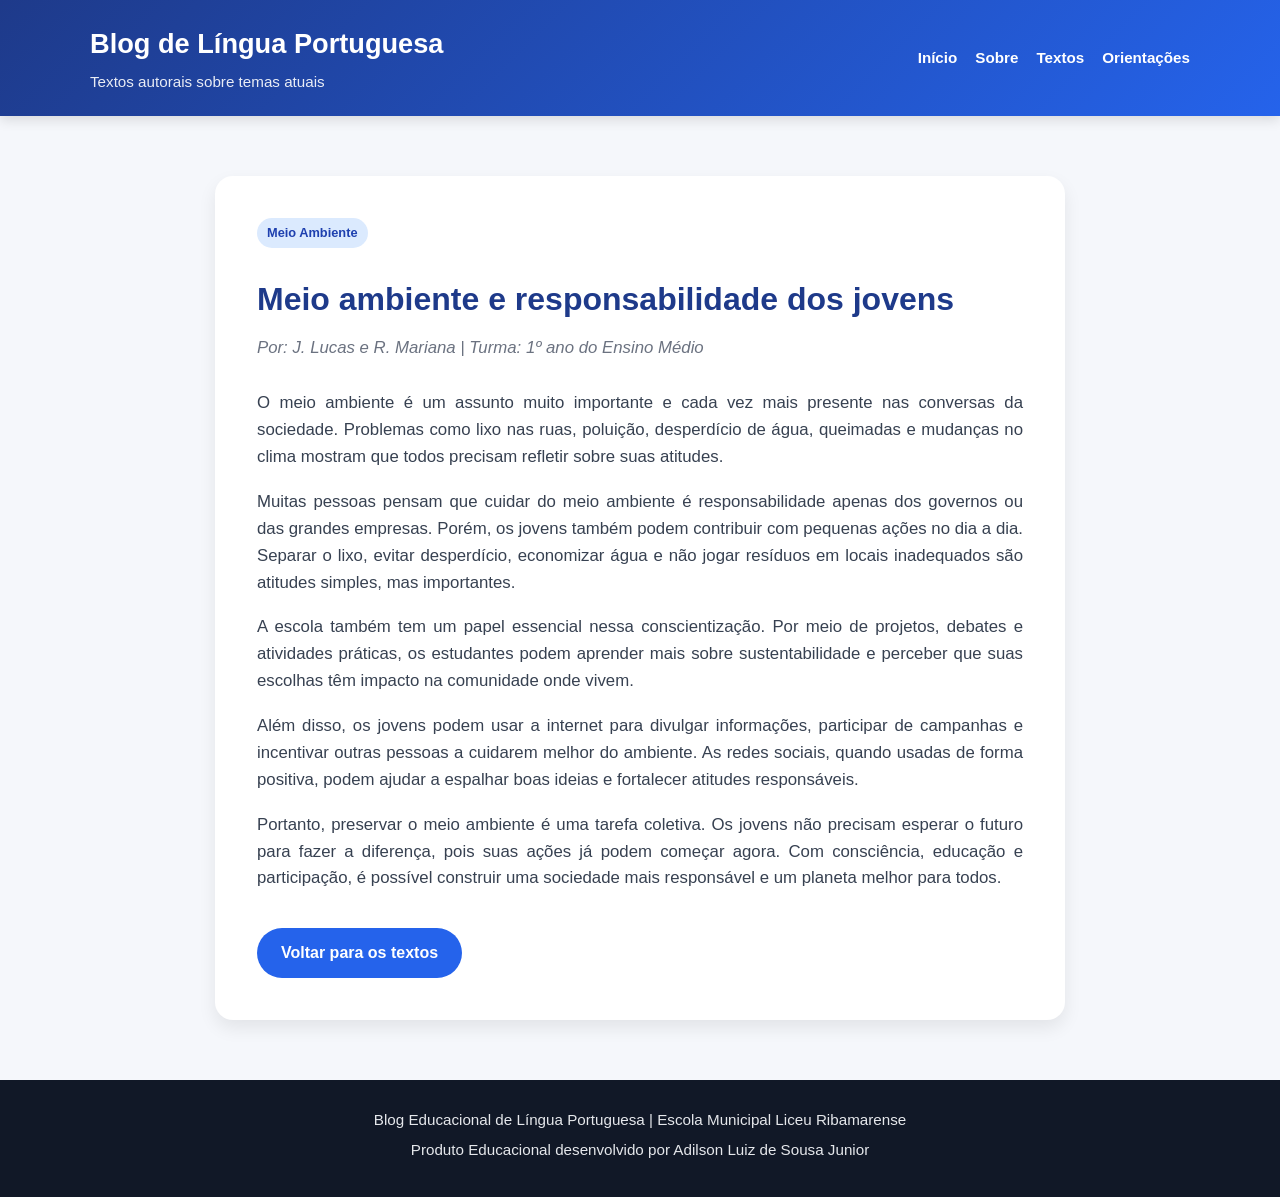
<file: textos/meio-ambiente.html>
<!DOCTYPE html>
<html lang="pt-BR">
<head>
  <meta charset="UTF-8" />
  <meta name="viewport" content="width=device-width, initial-scale=1.0" />

  <title>Meio ambiente e responsabilidade dos jovens</title>

  <link rel="stylesheet" href="../style.css" />
</head>
<body>

  <header class="topo">
    <div class="container topo-conteudo">
      <div class="logo-area">
        <h1>Blog de Língua Portuguesa</h1>
        <p>Textos autorais sobre temas atuais</p>
      </div>

      <nav class="menu">
        <a href="../index.html">Início</a>
        <a href="../index.html#sobre">Sobre</a>
        <a href="../index.html#textos">Textos</a>
        <a href="../index.html#orientacoes">Orientações</a>
      </nav>
    </div>
  </header>

  <main>
    <section class="secao">
      <div class="container artigo-completo">

        <span class="categoria">Meio Ambiente</span>

        <h2>Meio ambiente e responsabilidade dos jovens</h2>

        <p class="autor">
          Por: J. Lucas e R. Mariana | Turma: 1º ano do Ensino Médio
        </p>

        <p>
          O meio ambiente é um assunto muito importante e cada vez mais presente
          nas conversas da sociedade. Problemas como lixo nas ruas, poluição,
          desperdício de água, queimadas e mudanças no clima mostram que todos
          precisam refletir sobre suas atitudes.
        </p>

        <p>
          Muitas pessoas pensam que cuidar do meio ambiente é responsabilidade
          apenas dos governos ou das grandes empresas. Porém, os jovens também
          podem contribuir com pequenas ações no dia a dia. Separar o lixo, evitar
          desperdício, economizar água e não jogar resíduos em locais inadequados
          são atitudes simples, mas importantes.
        </p>

        <p>
          A escola também tem um papel essencial nessa conscientização. Por meio
          de projetos, debates e atividades práticas, os estudantes podem aprender
          mais sobre sustentabilidade e perceber que suas escolhas têm impacto na
          comunidade onde vivem.
        </p>

        <p>
          Além disso, os jovens podem usar a internet para divulgar informações,
          participar de campanhas e incentivar outras pessoas a cuidarem melhor do
          ambiente. As redes sociais, quando usadas de forma positiva, podem ajudar
          a espalhar boas ideias e fortalecer atitudes responsáveis.
        </p>

        <p>
          Portanto, preservar o meio ambiente é uma tarefa coletiva. Os jovens não
          precisam esperar o futuro para fazer a diferença, pois suas ações já podem
          começar agora. Com consciência, educação e participação, é possível
          construir uma sociedade mais responsável e um planeta melhor para todos.
        </p>

        <a href="../index.html#textos" class="botao voltar">Voltar para os textos</a>

      </div>
    </section>
  </main>

  <footer class="rodape">
    <div class="container">
      <p>Blog Educacional de Língua Portuguesa | Escola Municipal Liceu Ribamarense</p>
      <p>Produto Educacional desenvolvido por Adilson Luiz de Sousa Junior</p>
    </div>
  </footer>

</body>
</html>
</file>
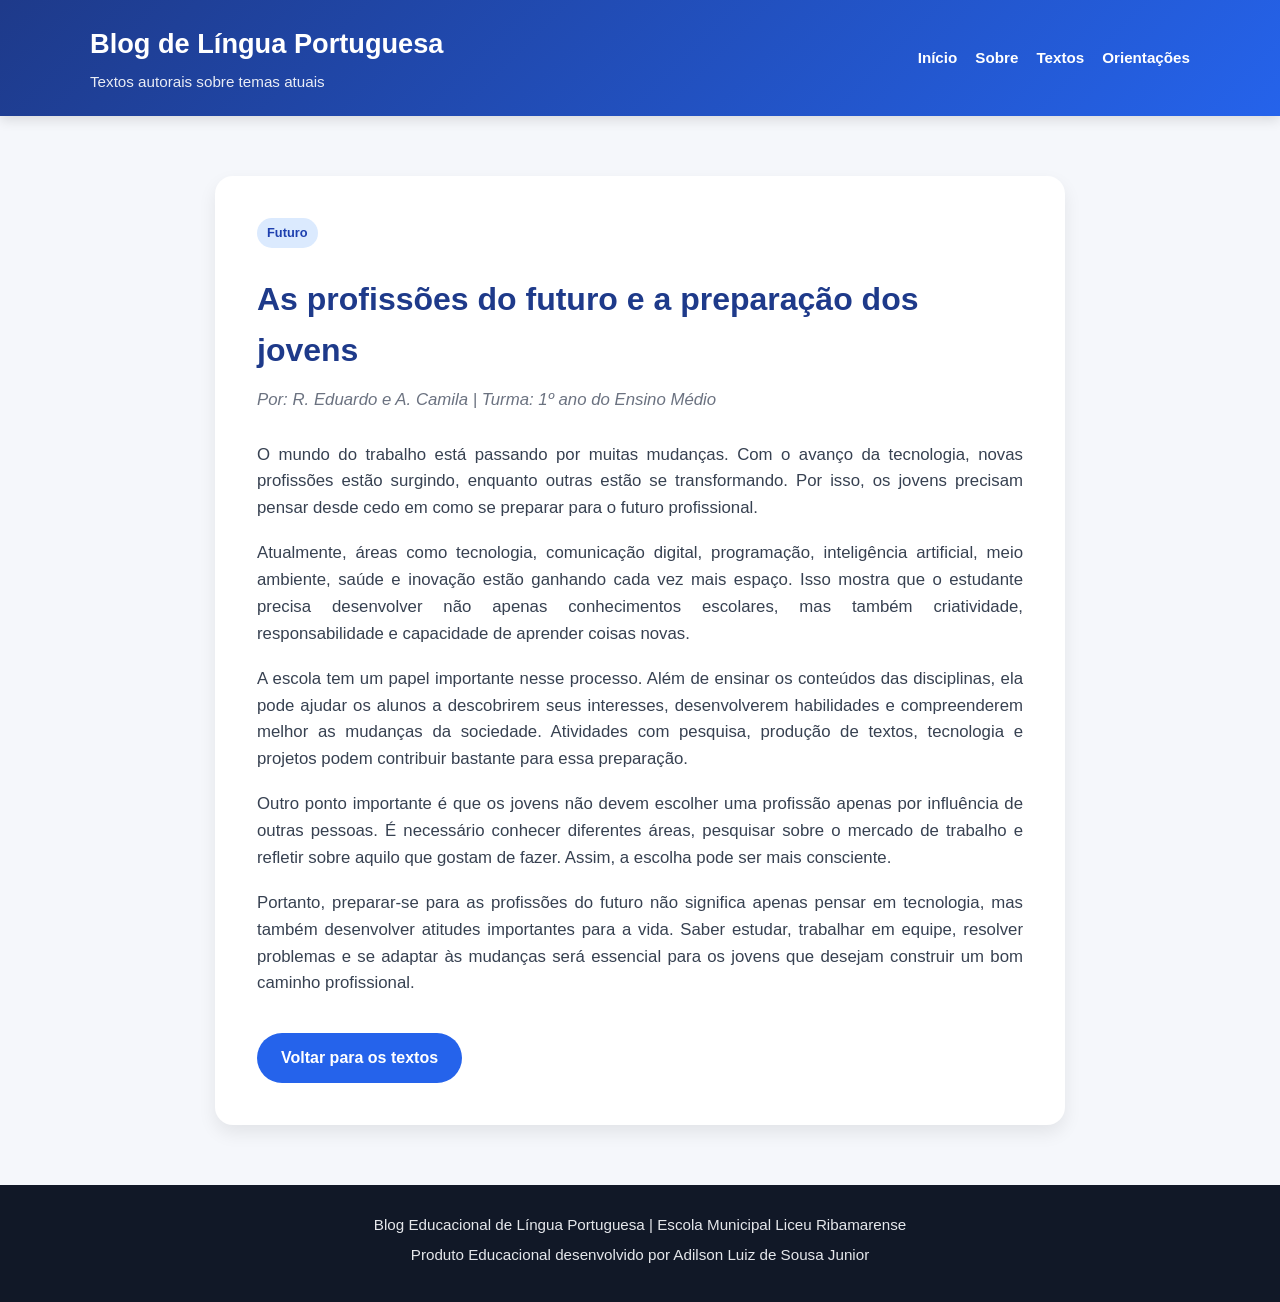
<file: textos/profissoes-futuro.html>
<!DOCTYPE html>
<html lang="pt-BR">
<head>
  <meta charset="UTF-8" />
  <meta name="viewport" content="width=device-width, initial-scale=1.0" />

  <title>As profissões do futuro e a preparação dos jovens</title>

  <link rel="stylesheet" href="../style.css" />
</head>
<body>

  <header class="topo">
    <div class="container topo-conteudo">
      <div class="logo-area">
        <h1>Blog de Língua Portuguesa</h1>
        <p>Textos autorais sobre temas atuais</p>
      </div>

      <nav class="menu">
        <a href="../index.html">Início</a>
        <a href="../index.html#sobre">Sobre</a>
        <a href="../index.html#textos">Textos</a>
        <a href="../index.html#orientacoes">Orientações</a>
      </nav>
    </div>
  </header>

  <main>
    <section class="secao">
      <div class="container artigo-completo">

        <span class="categoria">Futuro</span>

        <h2>As profissões do futuro e a preparação dos jovens</h2>

        <p class="autor">
          Por: R. Eduardo e A. Camila | Turma: 1º ano do Ensino Médio
        </p>

        <p>
          O mundo do trabalho está passando por muitas mudanças. Com o avanço da
          tecnologia, novas profissões estão surgindo, enquanto outras estão se
          transformando. Por isso, os jovens precisam pensar desde cedo em como se
          preparar para o futuro profissional.
        </p>

        <p>
          Atualmente, áreas como tecnologia, comunicação digital, programação,
          inteligência artificial, meio ambiente, saúde e inovação estão ganhando
          cada vez mais espaço. Isso mostra que o estudante precisa desenvolver não
          apenas conhecimentos escolares, mas também criatividade, responsabilidade
          e capacidade de aprender coisas novas.
        </p>

        <p>
          A escola tem um papel importante nesse processo. Além de ensinar os
          conteúdos das disciplinas, ela pode ajudar os alunos a descobrirem seus
          interesses, desenvolverem habilidades e compreenderem melhor as mudanças
          da sociedade. Atividades com pesquisa, produção de textos, tecnologia e
          projetos podem contribuir bastante para essa preparação.
        </p>

        <p>
          Outro ponto importante é que os jovens não devem escolher uma profissão
          apenas por influência de outras pessoas. É necessário conhecer diferentes
          áreas, pesquisar sobre o mercado de trabalho e refletir sobre aquilo que
          gostam de fazer. Assim, a escolha pode ser mais consciente.
        </p>

        <p>
          Portanto, preparar-se para as profissões do futuro não significa apenas
          pensar em tecnologia, mas também desenvolver atitudes importantes para a
          vida. Saber estudar, trabalhar em equipe, resolver problemas e se adaptar
          às mudanças será essencial para os jovens que desejam construir um bom
          caminho profissional.
        </p>

        <a href="../index.html#textos" class="botao voltar">Voltar para os textos</a>

      </div>
    </section>
  </main>

  <footer class="rodape">
    <div class="container">
      <p>Blog Educacional de Língua Portuguesa | Escola Municipal Liceu Ribamarense</p>
      <p>Produto Educacional desenvolvido por Adilson Luiz de Sousa Junior</p>
    </div>
  </footer>

</body>
</html>
</file>
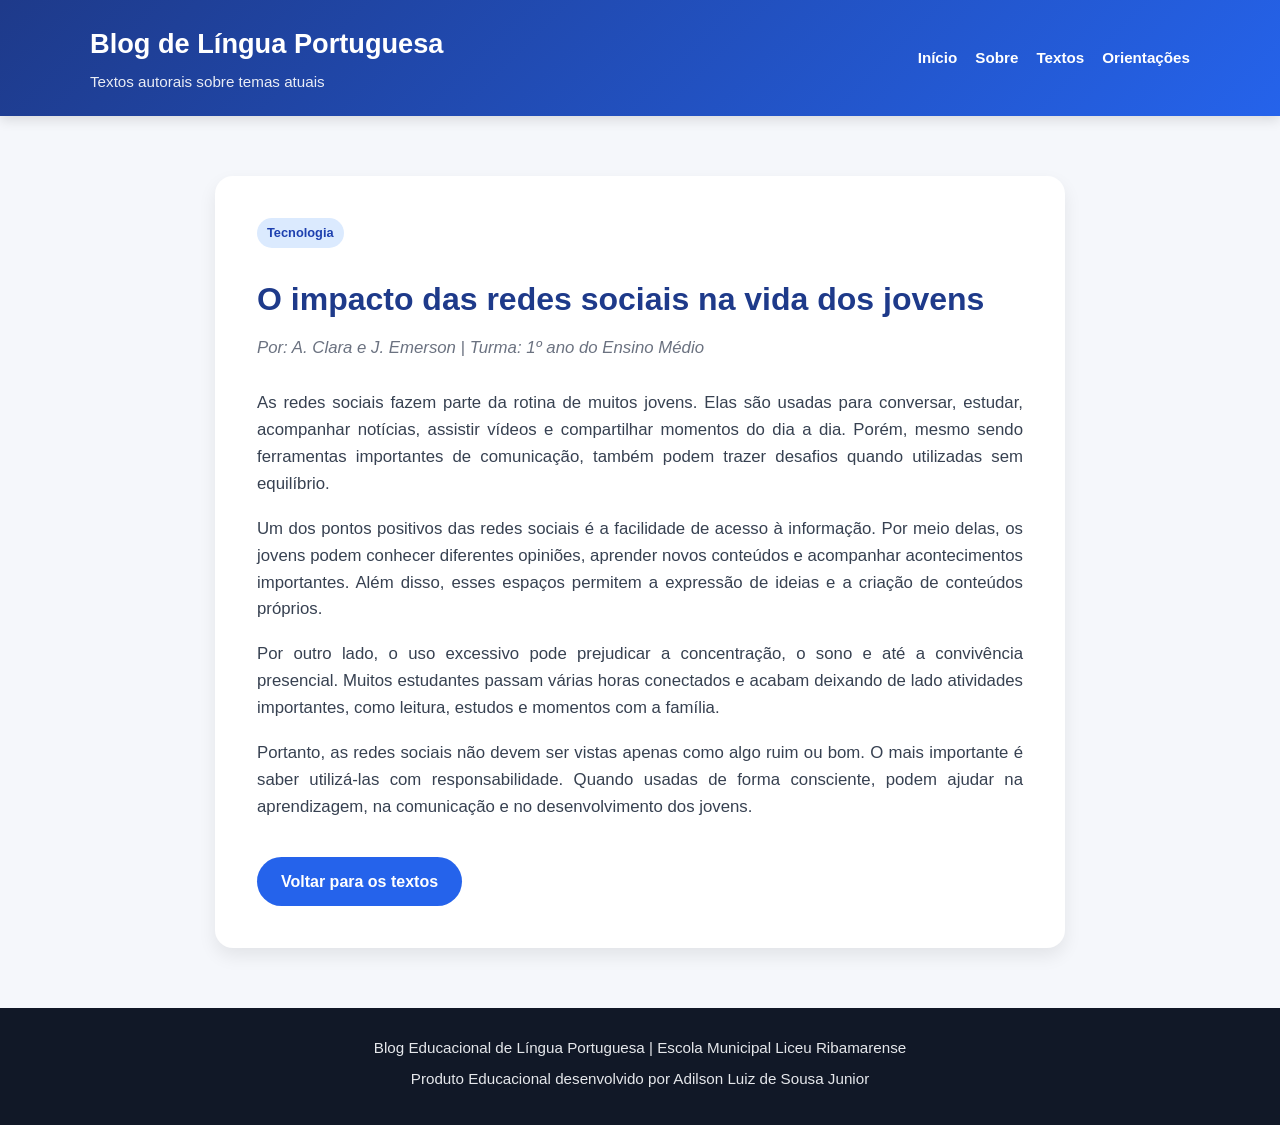
<file: textos/redes-sociais.html>
<!DOCTYPE html>
<html lang="pt-BR">
<head>
  <meta charset="UTF-8" />
  <meta name="viewport" content="width=device-width, initial-scale=1.0" />

  <title>O impacto das redes sociais na vida dos jovens</title>

  <link rel="stylesheet" href="../style.css" />
</head>
<body>

  <header class="topo">
    <div class="container topo-conteudo">
      <div class="logo-area">
        <h1>Blog de Língua Portuguesa</h1>
        <p>Textos autorais sobre temas atuais</p>
      </div>

      <nav class="menu">
        <a href="../index.html">Início</a>
        <a href="../index.html#sobre">Sobre</a>
        <a href="../index.html#textos">Textos</a>
        <a href="../index.html#orientacoes">Orientações</a>
      </nav>
    </div>
  </header>

  <main>
    <section class="secao">
      <div class="container artigo-completo">

        <span class="categoria">Tecnologia</span>

        <h2>O impacto das redes sociais na vida dos jovens</h2>

        <p class="autor">Por: A. Clara e J. Emerson | Turma: 1º ano do Ensino Médio</p>

        <p>
          As redes sociais fazem parte da rotina de muitos jovens. Elas são usadas
          para conversar, estudar, acompanhar notícias, assistir vídeos e compartilhar
          momentos do dia a dia. Porém, mesmo sendo ferramentas importantes de
          comunicação, também podem trazer desafios quando utilizadas sem equilíbrio.
        </p>

        <p>
          Um dos pontos positivos das redes sociais é a facilidade de acesso à
          informação. Por meio delas, os jovens podem conhecer diferentes opiniões,
          aprender novos conteúdos e acompanhar acontecimentos importantes. Além
          disso, esses espaços permitem a expressão de ideias e a criação de conteúdos
          próprios.
        </p>

        <p>
          Por outro lado, o uso excessivo pode prejudicar a concentração, o sono e
          até a convivência presencial. Muitos estudantes passam várias horas conectados
          e acabam deixando de lado atividades importantes, como leitura, estudos e
          momentos com a família.
        </p>

        <p>
          Portanto, as redes sociais não devem ser vistas apenas como algo ruim ou
          bom. O mais importante é saber utilizá-las com responsabilidade. Quando usadas
          de forma consciente, podem ajudar na aprendizagem, na comunicação e no
          desenvolvimento dos jovens.
        </p>

        <a href="../index.html#textos" class="botao voltar">Voltar para os textos</a>

      </div>
    </section>
  </main>

  <footer class="rodape">
    <div class="container">
      <p>Blog Educacional de Língua Portuguesa | Escola Municipal Liceu Ribamarense</p>
      <p>Produto Educacional desenvolvido por Adilson Luiz de Sousa Junior</p>
    </div>
  </footer>

</body>
</html>
</file>
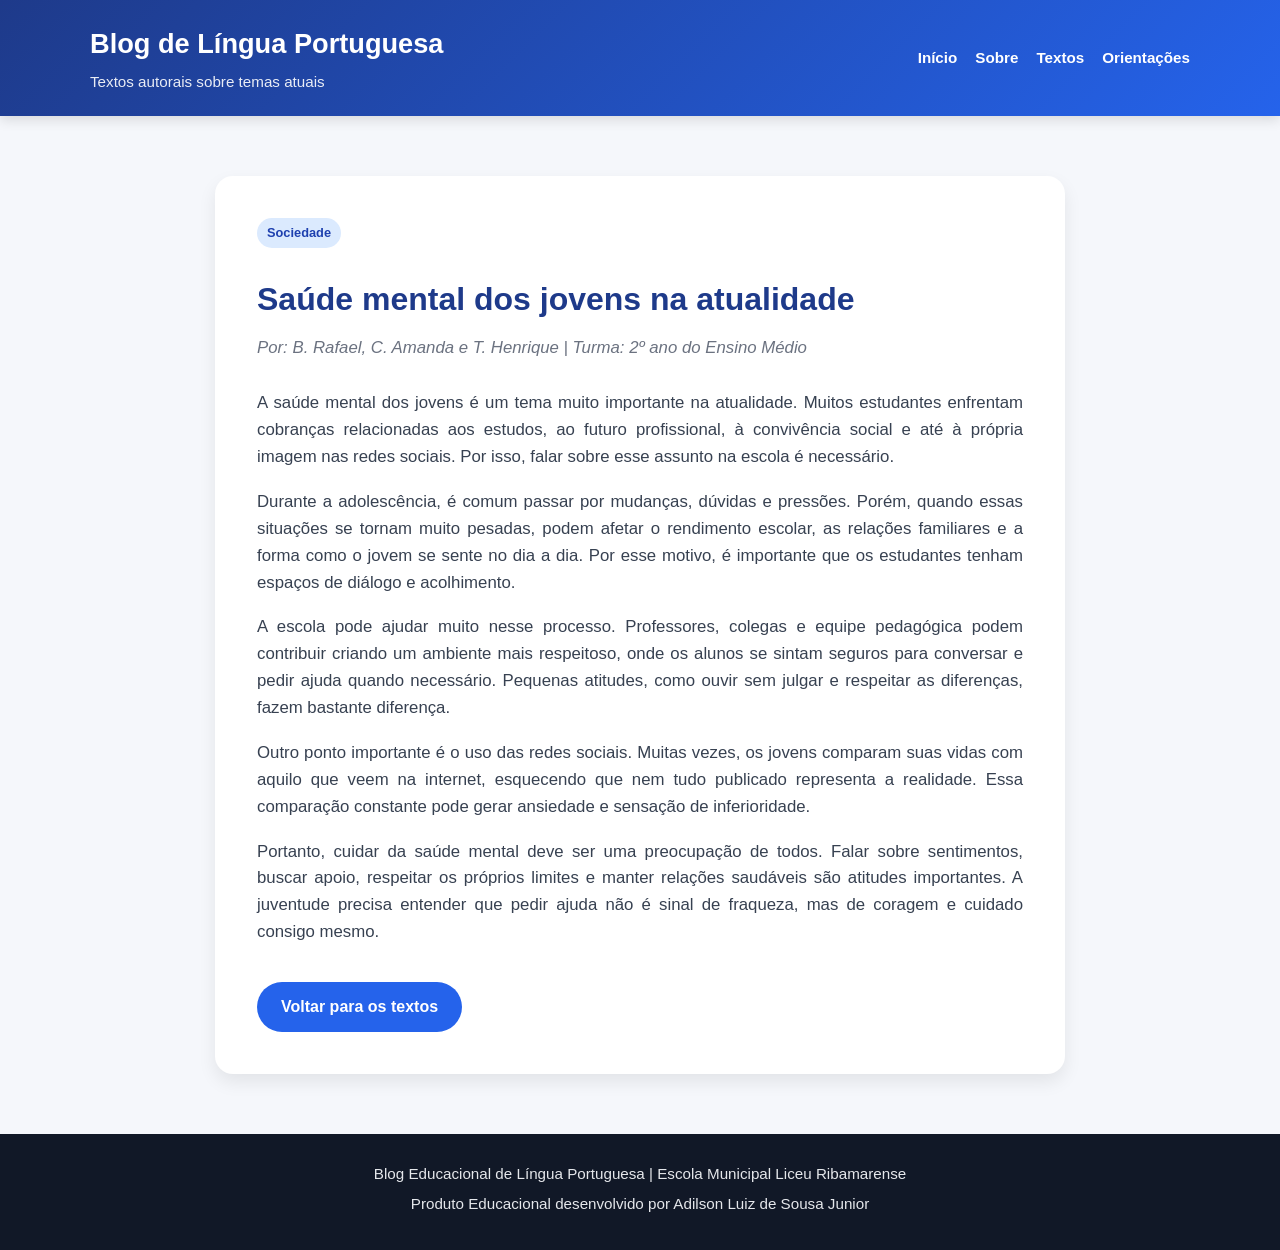
<file: textos/saude-mental.html>
<!DOCTYPE html>
<html lang="pt-BR">
<head>
  <meta charset="UTF-8" />
  <meta name="viewport" content="width=device-width, initial-scale=1.0" />

  <title>Saúde mental dos jovens na atualidade</title>

  <link rel="stylesheet" href="../style.css" />
</head>
<body>

  <header class="topo">
    <div class="container topo-conteudo">
      <div class="logo-area">
        <h1>Blog de Língua Portuguesa</h1>
        <p>Textos autorais sobre temas atuais</p>
      </div>

      <nav class="menu">
        <a href="../index.html">Início</a>
        <a href="../index.html#sobre">Sobre</a>
        <a href="../index.html#textos">Textos</a>
        <a href="../index.html#orientacoes">Orientações</a>
      </nav>
    </div>
  </header>

  <main>
    <section class="secao">
      <div class="container artigo-completo">

        <span class="categoria">Sociedade</span>

        <h2>Saúde mental dos jovens na atualidade</h2>

        <p class="autor">
          Por: B. Rafael, C. Amanda e T. Henrique | Turma: 2º ano do Ensino Médio
        </p>

        <p>
          A saúde mental dos jovens é um tema muito importante na atualidade.
          Muitos estudantes enfrentam cobranças relacionadas aos estudos, ao futuro
          profissional, à convivência social e até à própria imagem nas redes sociais.
          Por isso, falar sobre esse assunto na escola é necessário.
        </p>

        <p>
          Durante a adolescência, é comum passar por mudanças, dúvidas e pressões.
          Porém, quando essas situações se tornam muito pesadas, podem afetar o
          rendimento escolar, as relações familiares e a forma como o jovem se sente
          no dia a dia. Por esse motivo, é importante que os estudantes tenham espaços
          de diálogo e acolhimento.
        </p>

        <p>
          A escola pode ajudar muito nesse processo. Professores, colegas e equipe
          pedagógica podem contribuir criando um ambiente mais respeitoso, onde os
          alunos se sintam seguros para conversar e pedir ajuda quando necessário.
          Pequenas atitudes, como ouvir sem julgar e respeitar as diferenças, fazem
          bastante diferença.
        </p>

        <p>
          Outro ponto importante é o uso das redes sociais. Muitas vezes, os jovens
          comparam suas vidas com aquilo que veem na internet, esquecendo que nem
          tudo publicado representa a realidade. Essa comparação constante pode gerar
          ansiedade e sensação de inferioridade.
        </p>

        <p>
          Portanto, cuidar da saúde mental deve ser uma preocupação de todos.
          Falar sobre sentimentos, buscar apoio, respeitar os próprios limites e manter
          relações saudáveis são atitudes importantes. A juventude precisa entender que
          pedir ajuda não é sinal de fraqueza, mas de coragem e cuidado consigo mesmo.
        </p>

        <a href="../index.html#textos" class="botao voltar">Voltar para os textos</a>

      </div>
    </section>
  </main>

  <footer class="rodape">
    <div class="container">
      <p>Blog Educacional de Língua Portuguesa | Escola Municipal Liceu Ribamarense</p>
      <p>Produto Educacional desenvolvido por Adilson Luiz de Sousa Junior</p>
    </div>
  </footer>

</body>
</html>
</file>
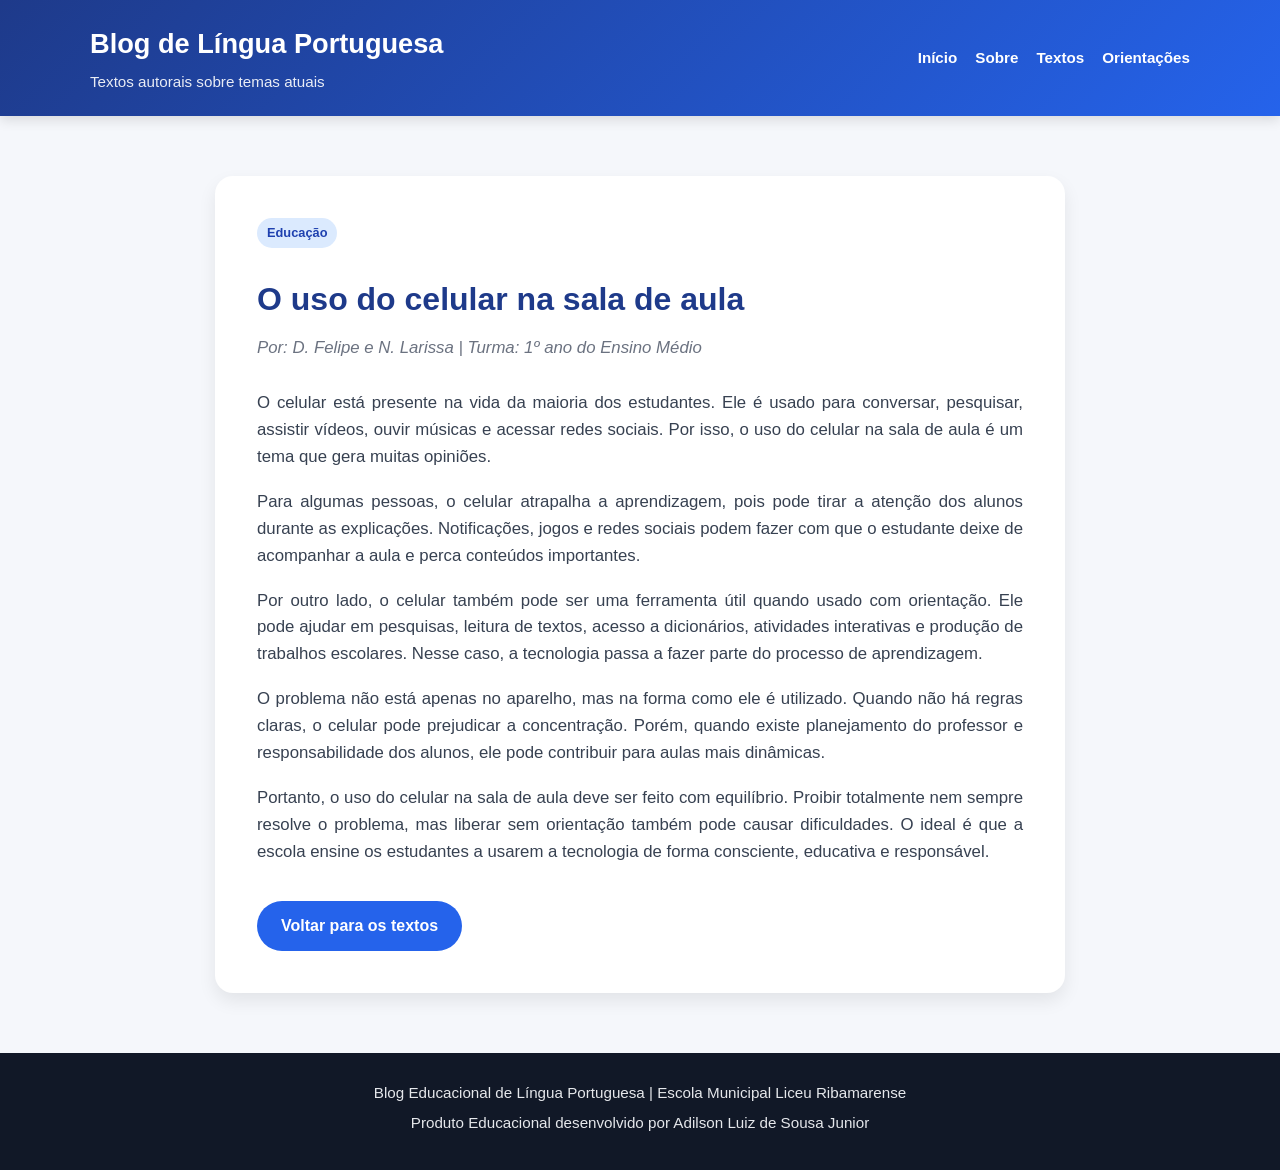
<file: textos/uso-do-celular.html>
<!DOCTYPE html>
<html lang="pt-BR">
<head>
  <meta charset="UTF-8" />
  <meta name="viewport" content="width=device-width, initial-scale=1.0" />

  <title>O uso do celular na sala de aula</title>

  <link rel="stylesheet" href="../style.css" />
</head>
<body>

  <header class="topo">
    <div class="container topo-conteudo">
      <div class="logo-area">
        <h1>Blog de Língua Portuguesa</h1>
        <p>Textos autorais sobre temas atuais</p>
      </div>

      <nav class="menu">
        <a href="../index.html">Início</a>
        <a href="../index.html#sobre">Sobre</a>
        <a href="../index.html#textos">Textos</a>
        <a href="../index.html#orientacoes">Orientações</a>
      </nav>
    </div>
  </header>

  <main>
    <section class="secao">
      <div class="container artigo-completo">

        <span class="categoria">Educação</span>

        <h2>O uso do celular na sala de aula</h2>

        <p class="autor">
          Por: D. Felipe e N. Larissa | Turma: 1º ano do Ensino Médio
        </p>

        <p>
          O celular está presente na vida da maioria dos estudantes. Ele é usado para
          conversar, pesquisar, assistir vídeos, ouvir músicas e acessar redes sociais.
          Por isso, o uso do celular na sala de aula é um tema que gera muitas opiniões.
        </p>

        <p>
          Para algumas pessoas, o celular atrapalha a aprendizagem, pois pode tirar a
          atenção dos alunos durante as explicações. Notificações, jogos e redes sociais
          podem fazer com que o estudante deixe de acompanhar a aula e perca conteúdos
          importantes.
        </p>

        <p>
          Por outro lado, o celular também pode ser uma ferramenta útil quando usado
          com orientação. Ele pode ajudar em pesquisas, leitura de textos, acesso a
          dicionários, atividades interativas e produção de trabalhos escolares. Nesse
          caso, a tecnologia passa a fazer parte do processo de aprendizagem.
        </p>

        <p>
          O problema não está apenas no aparelho, mas na forma como ele é utilizado.
          Quando não há regras claras, o celular pode prejudicar a concentração. Porém,
          quando existe planejamento do professor e responsabilidade dos alunos, ele
          pode contribuir para aulas mais dinâmicas.
        </p>

        <p>
          Portanto, o uso do celular na sala de aula deve ser feito com equilíbrio.
          Proibir totalmente nem sempre resolve o problema, mas liberar sem orientação
          também pode causar dificuldades. O ideal é que a escola ensine os estudantes
          a usarem a tecnologia de forma consciente, educativa e responsável.
        </p>

        <a href="../index.html#textos" class="botao voltar">Voltar para os textos</a>

      </div>
    </section>
  </main>

  <footer class="rodape">
    <div class="container">
      <p>Blog Educacional de Língua Portuguesa | Escola Municipal Liceu Ribamarense</p>
      <p>Produto Educacional desenvolvido por Adilson Luiz de Sousa Junior</p>
    </div>
  </footer>

</body>
</html>
</file>
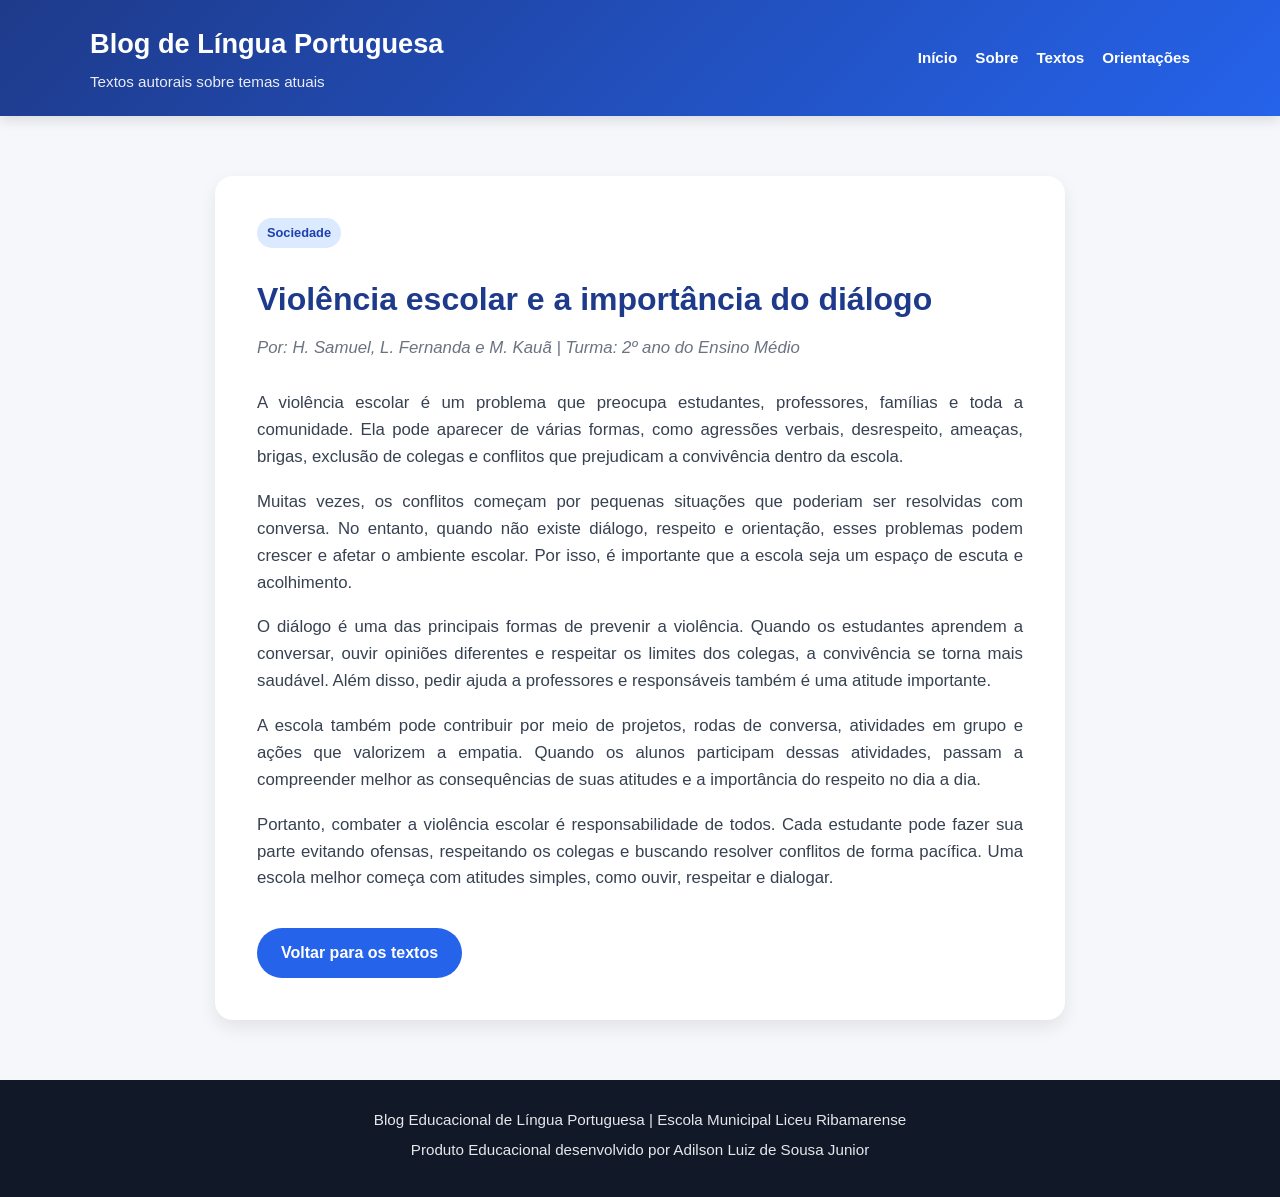
<file: textos/violencia-escolar.html>
<!DOCTYPE html>
<html lang="pt-BR">
<head>
  <meta charset="UTF-8" />
  <meta name="viewport" content="width=device-width, initial-scale=1.0" />

  <title>Violência escolar e a importância do diálogo</title>

  <link rel="stylesheet" href="../style.css" />
</head>
<body>

  <header class="topo">
    <div class="container topo-conteudo">
      <div class="logo-area">
        <h1>Blog de Língua Portuguesa</h1>
        <p>Textos autorais sobre temas atuais</p>
      </div>

      <nav class="menu">
        <a href="../index.html">Início</a>
        <a href="../index.html#sobre">Sobre</a>
        <a href="../index.html#textos">Textos</a>
        <a href="../index.html#orientacoes">Orientações</a>
      </nav>
    </div>
  </header>

  <main>
    <section class="secao">
      <div class="container artigo-completo">

        <span class="categoria">Sociedade</span>

        <h2>Violência escolar e a importância do diálogo</h2>

        <p class="autor">
          Por: H. Samuel, L. Fernanda e M. Kauã | Turma: 2º ano do Ensino Médio
        </p>

        <p>
          A violência escolar é um problema que preocupa estudantes, professores,
          famílias e toda a comunidade. Ela pode aparecer de várias formas, como
          agressões verbais, desrespeito, ameaças, brigas, exclusão de colegas e
          conflitos que prejudicam a convivência dentro da escola.
        </p>

        <p>
          Muitas vezes, os conflitos começam por pequenas situações que poderiam
          ser resolvidas com conversa. No entanto, quando não existe diálogo, respeito
          e orientação, esses problemas podem crescer e afetar o ambiente escolar.
          Por isso, é importante que a escola seja um espaço de escuta e acolhimento.
        </p>

        <p>
          O diálogo é uma das principais formas de prevenir a violência. Quando os
          estudantes aprendem a conversar, ouvir opiniões diferentes e respeitar os
          limites dos colegas, a convivência se torna mais saudável. Além disso, pedir
          ajuda a professores e responsáveis também é uma atitude importante.
        </p>

        <p>
          A escola também pode contribuir por meio de projetos, rodas de conversa,
          atividades em grupo e ações que valorizem a empatia. Quando os alunos
          participam dessas atividades, passam a compreender melhor as consequências
          de suas atitudes e a importância do respeito no dia a dia.
        </p>

        <p>
          Portanto, combater a violência escolar é responsabilidade de todos. Cada
          estudante pode fazer sua parte evitando ofensas, respeitando os colegas e
          buscando resolver conflitos de forma pacífica. Uma escola melhor começa
          com atitudes simples, como ouvir, respeitar e dialogar.
        </p>

        <a href="../index.html#textos" class="botao voltar">Voltar para os textos</a>

      </div>
    </section>
  </main>

  <footer class="rodape">
    <div class="container">
      <p>Blog Educacional de Língua Portuguesa | Escola Municipal Liceu Ribamarense</p>
      <p>Produto Educacional desenvolvido por Adilson Luiz de Sousa Junior</p>
    </div>
  </footer>

</body>
</html>
</file>
<file: style.css>
/* CONFIGURAÇÕES GERAIS */

* {
  margin: 0;
  padding: 0;
  box-sizing: border-box;
}

html {
  scroll-behavior: smooth;
}

body {
  font-family: Arial, Helvetica, sans-serif;
  background-color: #f5f7fb;
  color: #1f2937;
  line-height: 1.6;
}

.container {
  width: 90%;
  max-width: 1100px;
  margin: 0 auto;
}

/* TOPO */

.topo {
  background: linear-gradient(135deg, #1e3a8a, #2563eb);
  color: #ffffff;
  padding: 22px 0;
  box-shadow: 0 4px 12px rgba(0, 0, 0, 0.12);
}

.topo-conteudo {
  display: flex;
  align-items: center;
  justify-content: space-between;
  gap: 22px;
}

.logo-area h1 {
  font-size: 1.7rem;
  margin-bottom: 4px;
}

.logo-area p {
  font-size: 0.95rem;
  opacity: 0.9;
}

.menu {
  display: flex;
  gap: 18px;
  flex-wrap: wrap;
}

.menu a {
  color: #ffffff;
  text-decoration: none;
  font-weight: bold;
  font-size: 0.95rem;
  transition: 0.3s;
}

.menu a:hover {
  color: #dbeafe;
}

/* HERO / INÍCIO */

.hero {
  background: linear-gradient(135deg, #dbeafe, #eff6ff);
  padding: 70px 0;
}

.hero-conteudo {
  display: flex;
  align-items: center;
  justify-content: center;
}

.hero-texto {
  max-width: 760px;
  text-align: center;
}

.hero-texto h2 {
  font-size: 2.4rem;
  color: #1e3a8a;
  margin-bottom: 18px;
}

.hero-texto p {
  font-size: 1.1rem;
  margin-bottom: 28px;
  color: #374151;
}

.botao {
  display: inline-block;
  background-color: #2563eb;
  color: #ffffff;
  text-decoration: none;
  padding: 12px 24px;
  border-radius: 30px;
  font-weight: bold;
  transition: 0.3s;
}

.botao:hover {
  background-color: #1e40af;
  transform: translateY(-2px);
}

/* SEÇÕES */

.secao {
  padding: 60px 0;
}

.fundo-claro {
  background-color: #ffffff;
}

.secao h2 {
  font-size: 2rem;
  color: #1e3a8a;
  margin-bottom: 18px;
  text-align: center;
}

.secao p {
  font-size: 1rem;
  margin-bottom: 14px;
  color: #374151;
}

.subtitulo {
  text-align: center;
  max-width: 650px;
  margin: 0 auto 35px auto;
}

/* CARDS DOS TEXTOS */

.grade-posts {
  display: grid;
  grid-template-columns: repeat(3, 1fr);
  gap: 22px;
  margin-top: 30px;
}

.post {
  background-color: #f9fafb;
  border-radius: 16px;
  padding: 24px;
  border: 1px solid #e5e7eb;
  box-shadow: 0 6px 14px rgba(0, 0, 0, 0.06);
  transition: 0.3s;
}

.post:hover {
  transform: translateY(-5px);
  box-shadow: 0 10px 18px rgba(0, 0, 0, 0.1);
}

.categoria {
  display: inline-block;
  background-color: #dbeafe;
  color: #1e40af;
  padding: 5px 10px;
  border-radius: 20px;
  font-size: 0.8rem;
  font-weight: bold;
  margin-bottom: 12px;
}

.post h3 {
  font-size: 1.25rem;
  color: #111827;
  margin-bottom: 10px;
}

.autor {
  font-size: 0.9rem;
  color: #6b7280;
  font-style: italic;
}

.ler-mais {
  display: inline-block;
  margin-top: 12px;
  color: #2563eb;
  text-decoration: none;
  font-weight: bold;
}

.ler-mais:hover {
  color: #1e40af;
  text-decoration: underline;
}

/* ORIENTAÇÕES */

.orientacoes-lista {
  display: grid;
  grid-template-columns: repeat(2, 1fr);
  gap: 22px;
  margin-top: 30px;
}

.orientacao {
  background-color: #ffffff;
  border-left: 5px solid #2563eb;
  padding: 22px;
  border-radius: 12px;
  box-shadow: 0 5px 12px rgba(0, 0, 0, 0.06);
}

.orientacao h3 {
  color: #1e3a8a;
  margin-bottom: 8px;
  font-size: 1.15rem;
}

/* PÁGINAS DOS TEXTOS COMPLETOS */

.artigo-completo {
  max-width: 850px;
  background-color: #ffffff;
  padding: 42px;
  border-radius: 18px;
  box-shadow: 0 8px 18px rgba(0, 0, 0, 0.08);
}

.artigo-completo h2 {
  text-align: left;
  font-size: 2rem;
  color: #1e3a8a;
  margin: 14px 0 10px;
}

.artigo-completo .autor {
  color: #6b7280;
  font-style: italic;
  margin-bottom: 28px;
}

.artigo-completo p {
  font-size: 1.05rem;
  margin-bottom: 18px;
  text-align: justify;
  color: #374151;
}

.voltar {
  margin-top: 18px;
}

/* RODAPÉ */

.rodape {
  background-color: #111827;
  color: #ffffff;
  text-align: center;
  padding: 28px 0;
}

.rodape p {
  margin-bottom: 6px;
  font-size: 0.95rem;
  color: #e5e7eb;
}

/* TABLETS */

@media (max-width: 900px) {
  .topo-conteudo {
    flex-direction: column;
    text-align: center;
  }

  .menu {
    justify-content: center;
  }

  .hero-texto h2 {
    font-size: 2rem;
  }

  .grade-posts {
    grid-template-columns: repeat(2, 1fr);
  }

  .orientacoes-lista {
    grid-template-columns: 1fr;
  }

  .artigo-completo {
    padding: 34px;
  }
}

/* CELULARES */

@media (max-width: 600px) {
  .container {
    width: 92%;
  }

  .topo {
    padding: 18px 0;
  }

  .logo-area h1 {
    font-size: 1.35rem;
  }

  .logo-area p {
    font-size: 0.85rem;
  }

  .menu {
    gap: 10px;
  }

  .menu a {
    font-size: 0.85rem;
  }

  .hero {
    padding: 50px 0;
  }

  .hero-texto h2 {
    font-size: 1.65rem;
  }

  .hero-texto p {
    font-size: 1rem;
  }

  .secao {
    padding: 45px 0;
  }

  .secao h2 {
    font-size: 1.55rem;
  }

  .grade-posts {
    grid-template-columns: 1fr;
  }

  .post {
    padding: 20px;
  }

  .botao {
    width: 100%;
    text-align: center;
  }

  .artigo-completo {
    padding: 24px;
    border-radius: 14px;
  }

  .artigo-completo h2 {
    font-size: 1.55rem;
  }

  .artigo-completo p {
    font-size: 1rem;
    text-align: left;
  }
}
</file>
